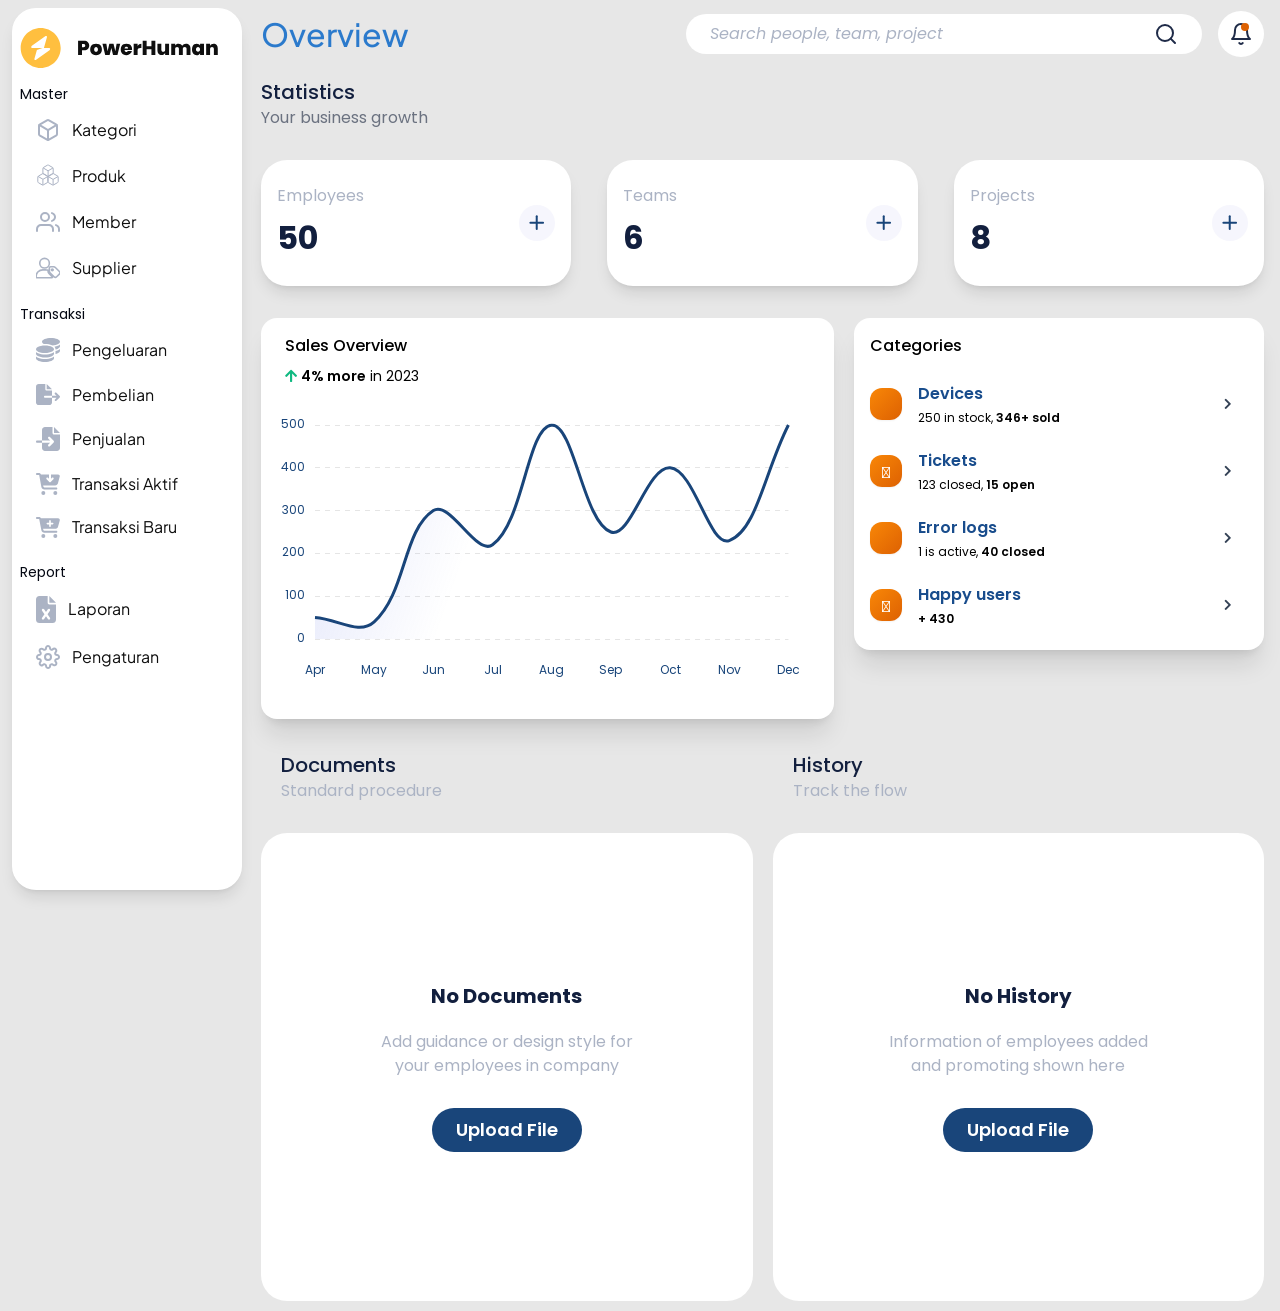
<file: public/pages/index.html>
<!doctype html>
<html lang="en">
  <head>
    <meta charset="UTF-8" />
    <meta http-equiv="X-UA-Compatible" content="IE=edge" />
    <meta name="viewport" content="width=device-width, initial-scale=1.0" />
    <title>PowerHuman HRIS - Dashboard</title>
    <link rel="stylesheet" href="../css/main.css" />
    <link
      rel="shortcut icon"
      href="../assets/svgs/logo-mark.svg"
      type="image/x-icon"
    />
    <link
      rel="stylesheet"
      href="https://pro.fontawesome.com/releases/v5.10.0/css/all.css"
      integrity="sha384-AYmEC3Yw5cVb3ZcuHtOA93w35dYTsvhLPVnYs9eStHfGJvOvKxVfELGroGkvsg+p"
      crossorigin="anonymous"
    />
  </head>

  <body>
    <!-- Sidebar -->
    <aside
      class="fixed left-3 z-[999] my-2 hidden h-full w-full overflow-y-auto rounded-3xl bg-white text-cod-gray-950 shadow-lg lg:block lg:max-w-[230px] xl:max-h-[98vh] max-sm:max-w-[95%] no-scrollbar"
      id="sidebarHRIS"
    >
      <div class="flex flex-col flex-wrap gap-y-4 px-2 pb-2 pt-5">
        <div class="flex items-center justify-between">
          <a href="index.html" class="flex justify-center">
            <img src="../assets/svgs/logo-type.svg" alt="" />
          </a>
          <a href="#" id="toggleCloseSidebar" class="pr-3 lg:hidden">
            <svg
              class="h-6 w-6 text-dark"
              fill="none"
              stroke="currentColor"
              viewBox="0 0 24 24"
              xmlns="http://www.w3.org/2000/svg"
            >
              <path
                stroke-linecap="round"
                stroke-linejoin="round"
                stroke-width="2"
                d="M6 18L18 6M6 6l12 12"
              ></path>
            </svg>
          </a>
        </div>
        <div class="flex flex-col gap-1.5">
          <div class="text-sm text-gray-950">Master</div>
          <a href="kategori.html" class="nav-link" title="Kategori">
            <img src="../assets/svgs/ic-box.svg" alt="" />
            <span>Kategori</span>
          </a>
          <a href="produk.html" class="nav-link" title="Produk">
            <img src="../assets/svgs/box stacked.svg" alt="" />
            <span>Produk</span>
          </a>
          <a href="member.html" class="nav-link" title="Member">
            <img src="../assets/svgs/ic-users.svg" alt="" />
            <span>Member</span>
          </a>
          <a href="supplier.html" class="nav-link" title="Supplier">
            <img src="../assets/svgs/user-tag.svg" alt="" />
            <span>Supplier</span>
          </a>
        </div>
        <div class="flex flex-col gap-1.5">
          <div class="text-sm text-gray-950">Transaksi</div>
          <a href="pengeluaran.html" class="nav-link" title="Pengeluaran">
            <img src="../assets/svgs/coins.svg" alt="" class="h-full w-6" />
            <span>Pengeluaran</span>
          </a>
          <a href="pembelian.html" class="nav-link" title="Pembelian">
            <img
              src="../assets/svgs/file-export.svg"
              alt=""
              class="h-full w-6"
            />
            <span>Pembelian</span>
          </a>
          <a href="penjualan.html" class="nav-link" title="Penjualan">
            <img
              src="../assets/svgs/file-import.svg"
              alt=""
              class="h-full w-6"
            />
            <span>Penjualan</span>
          </a>
          <a
            href="transaksi_aktif.html"
            class="nav-link"
            title="Transaksi Aktif"
          >
            <img
              src="../assets/svgs/cart-arrow-down.svg"
              alt=""
              class="h-full w-6"
            />
            <span>Transaksi Aktif</span>
          </a>
          <a href="transaksi_baru.html" class="nav-link" title="Transaksi Baru">
            <img src="../assets/svgs/cart-plus.svg" alt="" class="h-full w-6" />
            <span>Transaksi Baru</span>
          </a>
        </div>
        <div class="flex flex-col gap-1.5">
          <div class="text-sm text-gray-950">Report</div>
          <a href="#" class="nav-link" title="Laporan">
            <img
              src="../assets/svgs/file-excel.svg"
              alt=""
              class="h-auto w-5"
            />
            <span>Laporan</span>
          </a>
          <a href="#" class="nav-link" title="Pengaturan">
            <img src="../assets/svgs/ic-settings.svg" alt="" />
            <span>Pengaturan</span>
          </a>
        </div>
      </div>
    </aside>
    <!-- Main Content -->
    <main class="rounded-full px-3 py-[10px] lg:ml-[245px] lg:px-4">
      <!-- Top Section -->
      <nav
        class="flex flex-col flex-wrap justify-between gap-6 md:flex-row md:items-center"
      >
        <div class="flex items-center justify-between gap-4">
          <a href="#" id="toggleOpenSidebar" class="lg:hidden">
            <svg
              class="h-6 w-6 text-dark"
              fill="none"
              stroke="currentColor"
              viewBox="0 0 24 24"
              xmlns="http://www.w3.org/2000/svg"
            >
              <path
                stroke-linecap="round"
                stroke-linejoin="round"
                stroke-width="2"
                d="M4 6h16M4 12h16M4 18h7"
              ></path>
            </svg>
          </a>
          <!-- title is here -->
          <div
            class="font-plusjakarta text-[32px] font-medium capitalize text-congress-blue-500"
          >
            overview
          </div>
        </div>
        <div class="flex items-center gap-4">
          <form class="w-full shrink md:w-[516px]">
            <input
              type="text"
              name=""
              id=""
              class="input-field form-icon-search w-full !border-none italic !outline-none ring-indigo-200 transition-all duration-300 focus:ring-2"
              placeholder="Search people, team, project"
            />
          </form>
          <a
            href="#"
            class="notification-dot relative h-[46px] w-[46px] flex-none rounded-full bg-white p-[11px]"
          >
            <img src="../assets/svgs/ic-bell.svg" alt="" />
          </a>
        </div>
      </nav>

      <!-- section one -->
      <section class="pt-[20px]">
        <!-- Section Header -->
        <div class="mb-[30px]">
          <div class="flex items-center justify-between gap-6">
            <div>
              <div class="text-xl font-medium text-dark">Statistics</div>
              <p class="text-gray-500">Your business growth</p>
            </div>
          </div>
        </div>

        <div class="grid gap-4 sm:grid-cols-2 md:grid-cols-3 xl:gap-x-9">
          <div class="card min-h-[100px] !gap-y-10 shadow-lg">
            <div class="flex items-center justify-between">
              <div>
                <p class="text-grey">Employees</p>
                <div class="mt-[6px] text-[32px] font-bold text-dark">50</div>
              </div>
              <a href="#">
                <img src="../assets/svgs/ric-plus.svg" alt="" />
              </a>
            </div>
          </div>
          <div class="card min-h-[100px] !gap-y-10 shadow-lg">
            <div class="flex items-center justify-between">
              <div>
                <p class="text-grey">Teams</p>
                <div class="mt-[6px] text-[32px] font-bold text-dark">6</div>
              </div>
              <a href="#">
                <img src="../assets/svgs/ric-plus.svg" alt="" />
              </a>
            </div>
          </div>
          <div class="card min-h-[100px] !gap-y-10 shadow-lg">
            <div class="flex items-center justify-between">
              <div>
                <p class="text-grey">Projects</p>
                <div class="mt-[6px] text-[32px] font-bold text-dark">8</div>
              </div>
              <a href="#">
                <img src="../assets/svgs/ric-plus.svg" alt="" />
              </a>
            </div>
          </div>
        </div>
      </section>

      <!-- section two -->
      <section class="mt-8 flex flex-wrap max-sm:flex-row max-sm:gap-y-4">
        <div class="mt-0 w-full max-w-full lg:w-7/12 lg:flex-none lg:pr-3">
          <div
            class="border-black/12.5 relative z-20 flex min-w-0 flex-col break-words rounded-2xl border-0 border-solid bg-white bg-clip-border shadow-xl"
          >
            <div
              class="border-black/12.5 mb-0 rounded-t-2xl border-b-0 border-solid p-6 pb-0 pt-4"
            >
              <h6 class="mb-2 font-medium capitalize">Sales overview</h6>
              <p class="mb-0 text-sm leading-normal">
                <i class="fa fa-arrow-up text-emerald-500"></i>
                <span class="font-semibold">4% more</span> in 2023
              </p>
            </div>
            <div class="flex-auto p-4">
              <div>
                <canvas id="chart-line" height="300"></canvas>
              </div>
            </div>
          </div>
        </div>

        <div class="mt-0 w-full max-w-full lg:w-5/12 lg:flex-none lg:pl-2">
          <div
            class="border-black/12.5 relative flex min-w-0 flex-col break-words rounded-2xl border-0 border-solid bg-white bg-clip-border shadow-xl"
          >
            <div class="rounded-t-4 p-4 pb-0">
              <h6 class="mb-0 font-medium capitalize">Categories</h6>
            </div>
            <div class="flex-auto p-4">
              <ul class="mb-0 flex flex-col rounded-lg pl-0">
                <li
                  class="relative mb-2 flex justify-between rounded-xl rounded-t-lg border-0 py-2 pr-4 text-inherit"
                >
                  <div class="flex items-center">
                    <div
                      class="mr-4 inline-block h-8 w-8 rounded-xl bg-gradient-to-tl from-saffron-mango-600 to-saffron-mango-500 bg-center fill-current stroke-none text-center text-black shadow-sm"
                    >
                      <i
                        class="fal fa-phone-laptop text-xxs relative top-[6px] text-white"
                      ></i>
                    </div>
                    <div class="flex flex-col">
                      <h6
                        class="text-md mb-1 font-semibold leading-normal text-congress-blue-700"
                      >
                        Devices
                      </h6>
                      <span class="/80 text-xs leading-tight"
                        >250 in stock,
                        <span class="font-semibold">346+ sold</span></span
                      >
                    </div>
                  </div>
                  <div class="flex">
                    <button
                      class="leading-pro rounded-3.5xl p-1.2 h-6.5 w-6.5 group mx-0 my-auto inline-block cursor-pointer border-0 bg-transparent text-center align-middle text-xs font-bold text-slate-700 shadow-none transition-all ease-in"
                    >
                      <i
                        class="fas fa-chevron-right text-2xs group-hover:translate-x-1.25 ni-bold-right transition-all duration-200"
                        aria-hidden="true"
                      ></i>
                    </button>
                  </div>
                </li>
                <li
                  class="relative mb-2 flex justify-between rounded-xl border-0 py-2 pr-4 text-inherit"
                >
                  <div class="flex items-center">
                    <div
                      class="mr-4 inline-block h-8 w-8 rounded-xl bg-gradient-to-tl from-saffron-mango-600 to-saffron-mango-500 bg-center fill-current stroke-none text-center text-black shadow-sm"
                    >
                      <i
                        class="fal fa-ticket-alt text-xxs relative top-[6px] text-white"
                      ></i>
                    </div>
                    <div class="flex flex-col">
                      <h6
                        class="text-md mb-1 font-semibold leading-normal text-congress-blue-700"
                      >
                        Tickets
                      </h6>
                      <span class="/80 text-xs leading-tight"
                        >123 closed,
                        <span class="font-semibold">15 open</span></span
                      >
                    </div>
                  </div>
                  <div class="flex">
                    <button
                      class="leading-pro rounded-3.5xl p-1.2 h-6.5 w-6.5 group mx-0 my-auto inline-block cursor-pointer border-0 bg-transparent text-center align-middle text-xs font-bold text-slate-700 shadow-none transition-all ease-in"
                    >
                      <i
                        class="fas fa-chevron-right text-2xs group-hover:translate-x-1.25 ni-bold-right transition-all duration-200"
                        aria-hidden="true"
                      ></i>
                    </button>
                  </div>
                </li>
                <li
                  class="relative mb-2 flex justify-between rounded-xl rounded-b-lg border-0 py-2 pr-4 text-inherit"
                >
                  <div class="flex items-center">
                    <div
                      class="mr-4 inline-block h-8 w-8 rounded-xl bg-gradient-to-tl from-saffron-mango-600 to-saffron-mango-500 bg-center fill-current stroke-none text-center text-black shadow-sm"
                    >
                      <i
                        class="fal fa-inbox-in text-xxs relative top-[5px] text-white"
                      ></i>
                    </div>
                    <div class="flex flex-col">
                      <h6
                        class="text-md mb-1 font-semibold leading-normal text-congress-blue-700"
                      >
                        Error logs
                      </h6>
                      <span class="/80 text-xs leading-tight"
                        >1 is active,
                        <span class="font-semibold">40 closed</span></span
                      >
                    </div>
                  </div>
                  <div class="flex">
                    <button
                      class="leading-pro rounded-3.5xl p-1.2 h-6.5 w-6.5 group mx-0 my-auto inline-block cursor-pointer border-0 bg-transparent text-center align-middle text-xs font-bold text-slate-700 shadow-none transition-all ease-in"
                    >
                      <i
                        class="fas fa-chevron-right text-2xs group-hover:translate-x-1.25 ni-bold-right transition-all duration-200"
                        aria-hidden="true"
                      ></i>
                    </button>
                  </div>
                </li>
                <li
                  class="relative flex justify-between rounded-xl rounded-b-lg border-0 py-2 pr-4 text-inherit"
                >
                  <div class="flex items-center">
                    <div
                      class="mr-4 inline-block h-8 w-8 rounded-xl bg-gradient-to-tl from-saffron-mango-600 to-saffron-mango-500 bg-center fill-current stroke-none text-center text-black shadow-sm"
                    >
                      <i
                        class="fal fa-smile text-xxs relative top-[6px] text-white"
                      ></i>
                    </div>
                    <div class="flex flex-col">
                      <h6
                        class="text-md mb-1 font-semibold leading-normal text-congress-blue-700"
                      >
                        Happy users
                      </h6>
                      <span class="/80 text-xs leading-tight"
                        ><span class="font-semibold">+ 430 </span></span
                      >
                    </div>
                  </div>
                  <div class="flex">
                    <button
                      class="leading-pro rounded-3.5xl p-1.2 h-6.5 w-6.5 group mx-0 my-auto inline-block cursor-pointer border-0 bg-transparent text-center align-middle text-xs font-bold text-slate-700 shadow-none transition-all ease-in"
                    >
                      <i
                        class="fas fa-chevron-right text-2xs group-hover:translate-x-1.25 ni-bold-right transition-all duration-200"
                        aria-hidden="true"
                      ></i>
                    </button>
                  </div>
                </li>
              </ul>
            </div>
          </div>
        </div>
      </section>

      <!-- section three -->
      <section class="pt-8">
        <div class="grid gap-5 md:grid-cols-2">
          <!-- Documents -->
          <div>
            <!-- Section Header -->
            <div class="mb-[30px]">
              <div class="flex items-center justify-between gap-6 pl-5">
                <div>
                  <div class="text-xl font-medium text-dark">Documents</div>
                  <p class="text-grey">Standard procedure</p>
                </div>
              </div>
            </div>
            <div class="card md:min-h-[468px]">
              <div class="m-auto text-center">
                <div class="text-xl font-bold text-dark">No Documents</div>
                <p class="mb-[30px] mt-5 text-grey">
                  Add guidance or design style for <br />
                  your employees in company
                </p>
                <button type="button" class="btn btn-primary">
                  Upload File
                </button>
              </div>
            </div>
          </div>

          <!-- History -->
          <div>
            <!-- Section Header -->
            <div class="mb-[30px]">
              <div class="flex items-center justify-between gap-6 pl-5">
                <div>
                  <div class="text-xl font-medium text-dark">History</div>
                  <p class="text-grey">Track the flow</p>
                </div>
              </div>
            </div>
            <div class="card min-h-[468px]">
              <div class="m-auto text-center">
                <div class="text-xl font-bold text-dark">No History</div>
                <p class="mb-[30px] mt-5 text-grey">
                  Information of employees added <br />
                  and promoting shown here
                </p>
                <button type="button" class="btn btn-primary">
                  Upload File
                </button>
              </div>
            </div>
          </div>
        </div>
      </section>
    </main>

    <script
      src="https://code.jquery.com/jquery-3.6.0.min.js"
      integrity="sha256-/xUj+3OJU5yExlq6GSYGSHk7tPXikynS7ogEvDej/m4="
      crossorigin="anonymous"
    ></script>
    <script src="../script/sidebarToggler.js"></script>
    <script src="../script/plugins/chartjs.min.js"></script>
    <script src="../script/plugins/Chart.extension.js"></script>
    <script>
      $(function () {
        if (document.querySelector("#chart-line")) {
          var ctx1 = document.getElementById("chart-line").getContext("2d");

          var gradientStroke1 = ctx1.createLinearGradient(249, 135, 7, 50);

          gradientStroke1.addColorStop(1, "rgba(94, 114, 228, 0.2)");
          gradientStroke1.addColorStop(0.2, "rgba(94, 114, 228, 0.0)");
          gradientStroke1.addColorStop(0, "rgba(94, 114, 228, 0)");
          new Chart(ctx1, {
            type: "line",
            data: {
              labels: [
                "Apr",
                "May",
                "Jun",
                "Jul",
                "Aug",
                "Sep",
                "Oct",
                "Nov",
                "Dec",
              ],
              datasets: [
                {
                  label: "Mobile apps",
                  tension: 0.4,
                  borderWidth: 0,
                  pointRadius: 0,
                  borderColor: "#19457a",
                  backgroundColor: gradientStroke1,
                  borderWidth: 3,
                  fill: true,
                  data: [50, 40, 300, 220, 500, 250, 400, 230, 500],
                  maxBarThickness: 6,
                },
              ],
            },
            options: {
              responsive: true,
              maintainAspectRatio: false,
              plugins: {
                legend: {
                  display: false,
                },
              },
              interaction: {
                intersect: false,
                mode: "index",
              },
              scales: {
                y: {
                  grid: {
                    drawBorder: false,
                    display: true,
                    drawOnChartArea: true,
                    drawTicks: false,
                    borderDash: [5, 5],
                  },
                  ticks: {
                    display: true,
                    padding: 10,
                    color: "#19457a",
                    font: {
                      size: 12,
                      family: "Poppins",
                      style: "normal",
                      lineHeight: 2,
                    },
                  },
                },
                x: {
                  grid: {
                    drawBorder: false,
                    display: false,
                    drawOnChartArea: false,
                    drawTicks: false,
                    borderDash: [5, 5],
                  },
                  ticks: {
                    display: true,
                    color: "#19457a",
                    padding: 20,
                    font: {
                      size: 12,
                      family: "Poppins",
                      style: "normal",
                      lineHeight: 2,
                    },
                  },
                },
              },
            },
          });
        }
      });
    </script>
  </body>
</html>
</file>
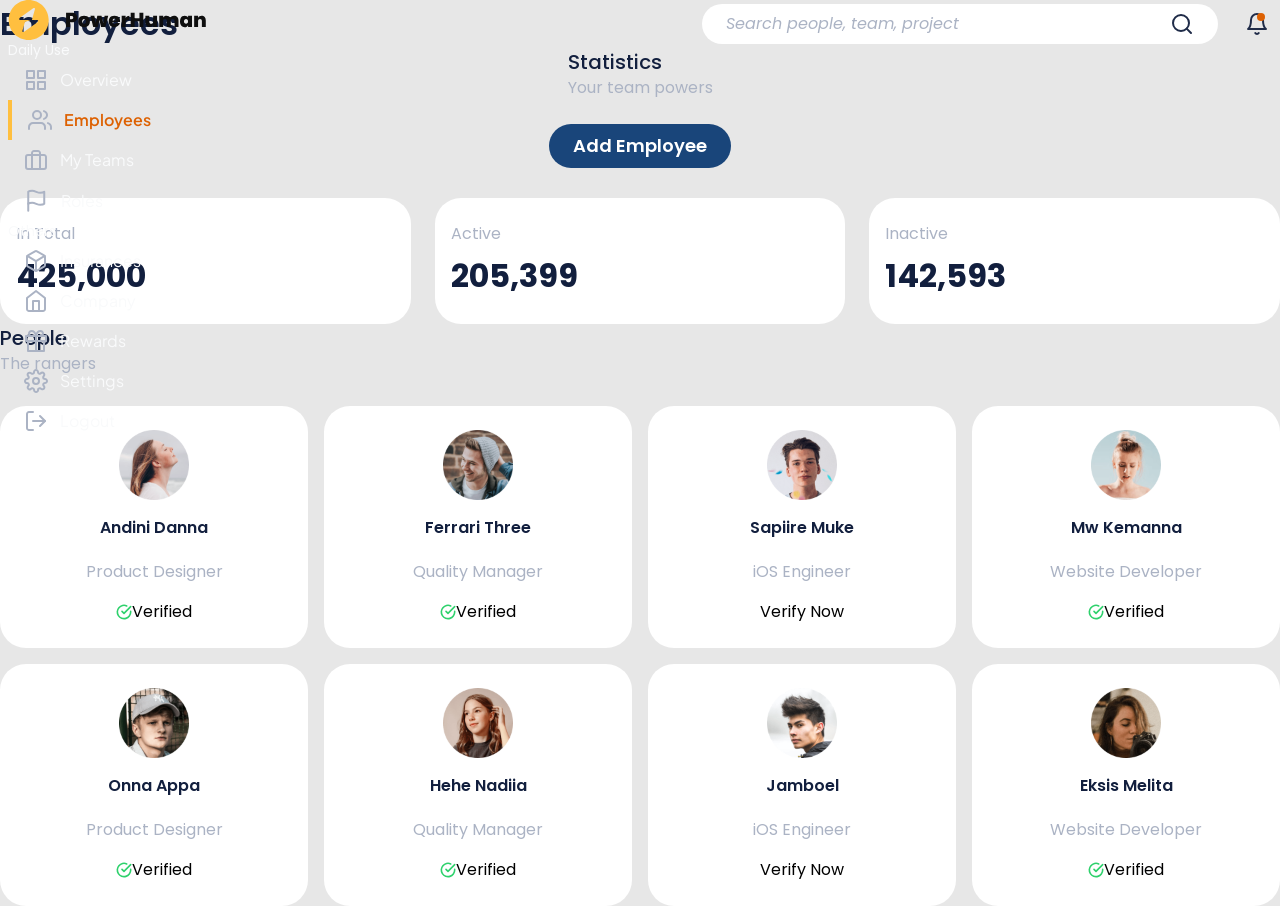
<file: public/pages/employees.html>
<!doctype html>
<html lang="en">
  <head>
    <meta charset="UTF-8" />
    <meta http-equiv="X-UA-Compatible" content="IE=edge" />
    <meta name="viewport" content="width=device-width, initial-scale=1.0" />
    <title>PowerHuman HRIS - Dashboard</title>
    <link rel="stylesheet" href="../css/main.css" />
    <link
      rel="shortcut icon"
      href="../assets/svgs/logo-mark.svg"
      type="image/x-icon"
    />
  </head>

  <body>
    <!-- Sidebar -->
    <div
      class="fixed z-[999] hidden h-full w-full overflow-y-auto bg-cod-gray-950 text-gray-50 lg:block lg:max-w-[270px]"
      id="sidebarHRIS"
    >
      <div class="flex flex-col gap-y-[30px] px-2 py-[30px]">
        <div class="flex items-center justify-between">
          <a href="#" class="flex justify-center">
            <img src="../assets/svgs/logo-type.svg" alt="" />
          </a>
          <a href="#" id="toggleCloseSidebar" class="lg:hidden">
            <svg
              class="h-6 w-6 text-white"
              fill="none"
              stroke="currentColor"
              viewBox="0 0 24 24"
              xmlns="http://www.w3.org/2000/svg"
            >
              <path
                stroke-linecap="round"
                stroke-linejoin="round"
                stroke-width="2"
                d="M6 18L18 6M6 6l12 12"
              ></path>
            </svg>
          </a>
        </div>
        <div class="flex flex-col gap-2">
          <div class="text-sm text-gray-100">Daily Use</div>
          <a href="index.html" class="nav-link" title="overview">
            <img src="../assets/svgs/ic-grid.svg" alt="" />
            <span>Overview</span>
          </a>
          <a href="employees.html" class="nav-link active" title="Employees">
            <img src="../assets/svgs/ic-users.svg" alt="" />
            <span>Employees</span>
          </a>
          <a href="my_teams.html" class="nav-link">
            <img src="../assets/svgs/ic-briefcase.svg" alt="" />
            <span> My Teams</span>
          </a>
          <a href="roles.html" class="nav-link">
            <img src="../assets/svgs/ic-flag.svg" alt="" />
            <span>Roles</span>
          </a>
        </div>
        <div class="flex flex-col gap-2">
          <div class="text-sm text-gray-100">Others</div>
          <a href="#" class="nav-link">
            <img src="../assets/svgs/ic-box.svg" alt="" />
            Insurances
          </a>
          <a href="#" class="nav-link">
            <img src="../assets/svgs/ic-home.svg" alt="" />
            Company
          </a>
          <a href="#" class="nav-link">
            <img src="../assets/svgs/ic-gift.svg" alt="" />
            Rewards
          </a>
          <a href="#" class="nav-link">
            <img src="../assets/svgs/ic-settings.svg" alt="" />
            Settings
          </a>
          <a href="#" class="nav-link">
            <img src="../assets/svgs/ic-signout.svg" alt="" />
            Logout
          </a>
        </div>
      </div>
    </div>
    <!-- Main Content -->
    <div class="py-[30px] lg:ml-[20px] lg:pl-0 lg:pr-[30px] xl:ml-[300px]">
      <!-- Top Section -->
      <section
        class="flex flex-col flex-wrap justify-between gap-6 md:flex-row md:items-center"
      >
        <div class="flex items-center justify-between gap-4">
          <a href="#" id="toggleOpenSidebar" class="lg:hidden">
            <svg
              class="h-6 w-6 text-dark"
              fill="none"
              stroke="currentColor"
              viewBox="0 0 24 24"
              xmlns="http://www.w3.org/2000/svg"
            >
              <path
                stroke-linecap="round"
                stroke-linejoin="round"
                stroke-width="2"
                d="M4 6h16M4 12h16M4 18h7"
              ></path>
            </svg>
          </a>
          <div class="text-[32px] font-semibold text-dark">Employees</div>
        </div>
        <div class="flex items-center gap-4">
          <form class="w-full shrink md:w-[516px]">
            <input
              type="text"
              name=""
              id=""
              class="input-field form-icon-search w-full !border-none italic !outline-none ring-indigo-200 transition-all duration-300 focus:ring-2"
              placeholder="Search people, team, project"
            />
          </form>
          <a
            href="#"
            class="notification-dot relative h-[46px] w-[46px] flex-none rounded-full p-[11px]"
          >
            <img src="../assets/svgs/ic-bell.svg" alt="" />
          </a>
        </div>
      </section>

      <section class="pt-[50px]">
        <!-- Section Header -->
        <div class="mb-[30px]">
          <div
            class="flex flex-col justify-between gap-6 sm:flex-row sm:items-center"
          >
            <div>
              <div class="text-xl font-medium text-dark">Statistics</div>
              <p class="text-grey">Your team powers</p>
            </div>
            <a href="employee_create.html" class="btn btn-primary"
              >Add Employee</a
            >
          </div>
        </div>

        <div class="grid gap-6 sm:grid-cols-2 md:grid-cols-3 lg:gap-11">
          <div class="card !gap-y-10">
            <div class="flex items-center justify-between">
              <div>
                <p class="text-grey">In Total</p>
                <div class="mt-[6px] text-[32px] font-bold text-dark">
                  425,000
                </div>
              </div>
            </div>
          </div>
          <div class="card !gap-y-10">
            <div class="flex items-center justify-between">
              <div>
                <p class="text-grey">Active</p>
                <div class="mt-[6px] text-[32px] font-bold text-dark">
                  205,399
                </div>
              </div>
            </div>
          </div>
          <div class="card !gap-y-10">
            <div class="flex items-center justify-between">
              <div>
                <p class="text-grey">Inactive</p>
                <div class="mt-[6px] text-[32px] font-bold text-dark">
                  142,593
                </div>
              </div>
            </div>
          </div>
        </div>
      </section>

      <section class="pt-[50px]">
        <!-- Section Header -->
        <div class="mb-[30px]">
          <div class="flex items-center justify-between gap-6">
            <div>
              <div class="text-xl font-medium text-dark">People</div>
              <p class="text-grey">The rangers</p>
            </div>
          </div>
        </div>

        <div
          class="grid grid-cols-2 gap-4 sm:grid-cols-3 lg:grid-cols-4 lg:gap-3 xl:gap-10"
        >
          <!-- Card -->
          <div class="card items-center !gap-y-0 py-6 md:!px-[38px] md:!py-10">
            <a
              href="#"
              class="absolute inset-0 rounded-[26px] ring-primary focus:ring-2"
            ></a>
            <img src="../assets/images/user-f-1.png" width="70" alt="" />
            <div class="mb-1 mt-6 text-center font-semibold text-dark">
              Andini Danna
            </div>
            <p class="text-center text-grey">Product Designer</p>
            <div class="mt-[30px] flex items-center gap-[6px] text-success">
              <img src="../assets//svgs/ic-check-circle.svg" alt="" />
              Verified
            </div>
          </div>
          <div class="card items-center !gap-y-0 py-6 md:!px-[38px] md:!py-10">
            <a
              href="#"
              class="absolute inset-0 rounded-[26px] ring-primary focus:ring-2"
            ></a>
            <img src="../assets/images/user-m-1.png" width="70" alt="" />
            <div class="mb-1 mt-6 text-center font-semibold text-dark">
              Ferrari Three
            </div>
            <p class="text-center text-grey">Quality Manager</p>
            <div class="mt-[30px] flex items-center gap-[6px] text-success">
              <img src="../assets//svgs/ic-check-circle.svg" alt="" />
              Verified
            </div>
          </div>
          <!-- Card -->
          <div class="card items-center !gap-y-0 py-6 md:!px-[38px] md:!py-10">
            <a
              href="#"
              class="absolute inset-0 rounded-[26px] ring-primary focus:ring-2"
            ></a>
            <img src="../assets/images/user-m-2.png" width="70" alt="" />
            <div class="mb-1 mt-6 text-center font-semibold text-dark">
              Sapiire Muke
            </div>
            <p class="text-center text-grey">iOS Engineer</p>
            <a
              href="#verify"
              class="relative z-20 mt-[30px] text-blue-700 underline"
            >
              Verify Now
            </a>
          </div>
          <!-- Card -->
          <div class="card items-center !gap-y-0 py-6 md:!px-[38px] md:!py-10">
            <a
              href="#"
              class="absolute inset-0 rounded-[26px] ring-primary focus:ring-2"
            ></a>
            <img src="../assets/images/user-f-2.png" width="70" alt="" />
            <div class="mb-1 mt-6 text-center font-semibold text-dark">
              Mw Kemanna
            </div>
            <p class="text-center text-grey">Website Developer</p>
            <div class="mt-[30px] flex items-center gap-[6px] text-success">
              <img src="../assets//svgs/ic-check-circle.svg" alt="" />
              Verified
            </div>
          </div>
          <!-- Card -->
          <div class="card items-center !gap-y-0 py-6 md:!px-[38px] md:!py-10">
            <a
              href="#"
              class="absolute inset-0 rounded-[26px] ring-primary focus:ring-2"
            ></a>
            <img src="../assets/images/user-m-3.png" width="70" alt="" />
            <div class="mb-1 mt-6 text-center font-semibold text-dark">
              Onna Appa
            </div>
            <p class="text-center text-grey">Product Designer</p>
            <div class="mt-[30px] flex items-center gap-[6px] text-success">
              <img src="../assets//svgs/ic-check-circle.svg" alt="" />
              Verified
            </div>
          </div>
          <!-- Card -->
          <div class="card items-center !gap-y-0 py-6 md:!px-[38px] md:!py-10">
            <a
              href="#"
              class="absolute inset-0 rounded-[26px] ring-primary focus:ring-2"
            ></a>
            <img src="../assets/images/user-f-3.png" width="70" alt="" />
            <div class="mb-1 mt-6 text-center font-semibold text-dark">
              Hehe Nadiia
            </div>
            <p class="text-center text-grey">Quality Manager</p>
            <div class="mt-[30px] flex items-center gap-[6px] text-success">
              <img src="../assets//svgs/ic-check-circle.svg" alt="" />
              Verified
            </div>
          </div>
          <!-- Card -->
          <div class="card items-center !gap-y-0 py-6 md:!px-[38px] md:!py-10">
            <a
              href="#"
              class="absolute inset-0 rounded-[26px] ring-primary focus:ring-2"
            ></a>
            <img src="../assets/images/user-m-4.png" width="70" alt="" />
            <div class="mb-1 mt-6 text-center font-semibold text-dark">
              Jamboel
            </div>
            <p class="text-center text-grey">iOS Engineer</p>
            <a
              href="#verify"
              class="relative z-20 mt-[30px] text-blue-700 underline"
            >
              Verify Now
            </a>
          </div>
          <!-- Card -->
          <div class="card items-center !gap-y-0 py-6 md:!px-[38px] md:!py-10">
            <a
              href="#"
              class="absolute inset-0 rounded-[26px] ring-primary focus:ring-2"
            ></a>
            <img src="../assets/images/user-f-4.png" width="70" alt="" />
            <div class="mb-1 mt-6 text-center font-semibold text-dark">
              Eksis Melita
            </div>
            <p class="text-center text-grey">Website Developer</p>
            <div class="mt-[30px] flex items-center gap-[6px] text-success">
              <img src="../assets//svgs/ic-check-circle.svg" alt="" />
              Verified
            </div>
          </div>
        </div>
      </section>
    </div>

    <script
      src="https://code.jquery.com/jquery-3.6.0.min.js"
      integrity="sha256-/xUj+3OJU5yExlq6GSYGSHk7tPXikynS7ogEvDej/m4="
      crossorigin="anonymous"
    ></script>
    <script src="../script/sidebarToggler.js"></script>
  </body>
</html>
</file>
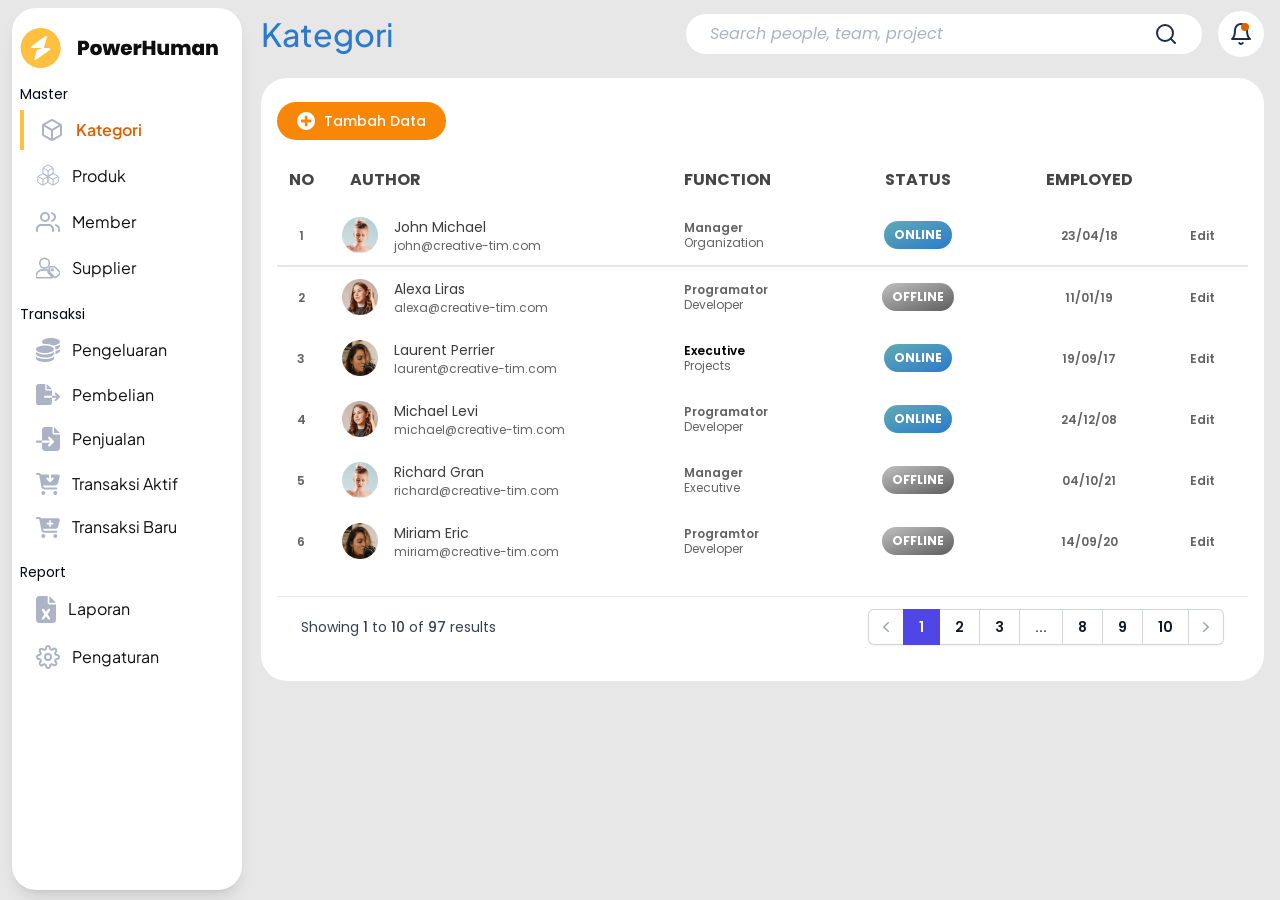
<file: public/pages/kategori.html>
<!doctype html>
<html lang="en">
  <head>
    <meta charset="UTF-8" />
    <meta http-equiv="X-UA-Compatible" content="IE=edge" />
    <meta name="viewport" content="width=device-width, initial-scale=1.0" />
    <title>PowerHuman HRIS - Kategori</title>
    <link rel="stylesheet" href="../css/main.css" />
    <link
      rel="shortcut icon"
      href="../assets/svgs/logo-mark.svg"
      type="image/x-icon"
    />
    <link
      rel="stylesheet"
      href="https://pro.fontawesome.com/releases/v5.10.0/css/all.css"
      integrity="sha384-AYmEC3Yw5cVb3ZcuHtOA93w35dYTsvhLPVnYs9eStHfGJvOvKxVfELGroGkvsg+p"
      crossorigin="anonymous"
    />
  </head>

  <body>
    <!-- Sidebar -->
    <aside
      class="fixed left-3 z-[999] my-2 hidden h-full w-full overflow-y-auto rounded-3xl bg-white text-cod-gray-950 shadow-lg lg:block lg:max-w-[230px] xl:max-h-[98vh] max-sm:max-w-[95%]"
      id="sidebarHRIS"
    >
      <div class="flex flex-col flex-wrap gap-y-4 px-2 pb-2 pt-5">
        <div class="flex items-center justify-between">
          <a href="index.html" class="flex justify-center">
            <img src="../assets/svgs/logo-type.svg" alt="" />
          </a>
          <a href="#" id="toggleCloseSidebar" class="pr-3 lg:hidden">
            <svg
              class="h-6 w-6 text-dark"
              fill="none"
              stroke="currentColor"
              viewBox="0 0 24 24"
              xmlns="http://www.w3.org/2000/svg"
            >
              <path
                stroke-linecap="round"
                stroke-linejoin="round"
                stroke-width="2"
                d="M6 18L18 6M6 6l12 12"
              ></path>
            </svg>
          </a>
        </div>
        <div class="flex flex-col gap-1.5">
          <div class="text-sm text-gray-950">Master</div>
          <a href="kategori.html" class="nav-link active" title="Kategori">
            <img src="../assets/svgs/ic-box.svg" alt="" />
            <span>Kategori</span>
          </a>
          <a href="produk.html" class="nav-link" title="Produk">
            <img src="../assets/svgs/box stacked.svg" alt="" />
            <span>Produk</span>
          </a>
          <a href="member.html" class="nav-link" title="Member">
            <img src="../assets/svgs/ic-users.svg" alt="" />
            <span>Member</span>
          </a>
          <a href="supplier.html" class="nav-link" title="Supplier">
            <img src="../assets/svgs/user-tag.svg" alt="" />
            <span>Supplier</span>
          </a>
        </div>
        <div class="flex flex-col gap-1.5">
          <div class="text-sm text-gray-950">Transaksi</div>
          <a href="pengeluaran.html" class="nav-link" title="Pengeluaran">
            <img src="../assets/svgs/coins.svg" alt="" class="h-full w-6" />
            <span>Pengeluaran</span>
          </a>
          <a href="pembelian.html" class="nav-link" title="Pembelian">
            <img
              src="../assets/svgs/file-export.svg"
              alt=""
              class="h-full w-6"
            />
            <span>Pembelian</span>
          </a>
          <a href="penjualan.html" class="nav-link" title="Penjualan">
            <img
              src="../assets/svgs/file-import.svg"
              alt=""
              class="h-full w-6"
            />
            <span>Penjualan</span>
          </a>
          <a
            href="transaksi_aktif.html"
            class="nav-link"
            title="Transaksi Aktif"
          >
            <img
              src="../assets/svgs/cart-arrow-down.svg"
              alt=""
              class="h-full w-6"
            />
            <span>Transaksi Aktif</span>
          </a>
          <a href="transaksi_baru.html" class="nav-link" title="Transaksi Baru">
            <img src="../assets/svgs/cart-plus.svg" alt="" class="h-full w-6" />
            <span>Transaksi Baru</span>
          </a>
        </div>
        <div class="flex flex-col gap-1.5">
          <div class="text-sm text-gray-950">Report</div>
          <a href="#" class="nav-link" title="Laporan">
            <img
              src="../assets/svgs/file-excel.svg"
              alt=""
              class="h-auto w-5"
            />
            <span>Laporan</span>
          </a>
          <a href="#" class="nav-link" title="Pengaturan">
            <img src="../assets/svgs/ic-settings.svg" alt="" />
            <span>Pengaturan</span>
          </a>
        </div>
      </div>
    </aside>
    <!-- Main Content -->
    <main
      class="rounded-full px-3 py-[10px] lg:ml-[10px] lg:px-4 xl:ml-[245px]"
    >
      <!-- Navbar Section -->
      <nav
        class="flex flex-col flex-wrap justify-between gap-6 md:flex-row md:items-center"
      >
        <div class="flex items-center justify-between gap-4">
          <a href="#" id="toggleOpenSidebar" class="lg:hidden">
            <svg
              class="h-6 w-6 text-dark"
              fill="none"
              stroke="currentColor"
              viewBox="0 0 24 24"
              xmlns="http://www.w3.org/2000/svg"
            >
              <path
                stroke-linecap="round"
                stroke-linejoin="round"
                stroke-width="2"
                d="M4 6h16M4 12h16M4 18h7"
              ></path>
            </svg>
          </a>
          <!-- title is here -->
          <div
            class="font-plusjakarta text-[32px] font-medium capitalize text-congress-blue-500"
          >
            kategori
          </div>
        </div>
        <div class="flex items-center gap-4">
          <form class="w-full shrink md:w-[516px]">
            <input
              type="text"
              name=""
              id=""
              class="input-field form-icon-search w-full !border-none italic !outline-none ring-indigo-200 transition-all duration-300 focus:ring-2"
              placeholder="Search people, team, project"
            />
          </form>
          <a
            href="#"
            class="notification-dot relative h-[46px] w-[46px] flex-none rounded-full bg-white p-[11px]"
          >
            <img src="../assets/svgs/ic-bell.svg" alt="" />
          </a>
        </div>
      </nav>

      <section class="pt-5">
        <div class="card min-h-full min-w-full">
          <div class="flex justify-start">
            <button
              class="btn flex items-center gap-x-2 bg-saffron-mango-500 text-gray-50"
            >
              <i class="fa fa-plus-circle fa-lg"></i>
              Tambah Data
            </button>
          </div>
          <div class="flex-auto px-0 pb-2 pt-0">
            <div class="overflow-x-auto p-0">
              <table
                class="mb-0 w-full table-auto border-collapse items-center border-white/40 align-top"
              >
                <thead class="align-bottom">
                  <tr>
                    <th
                      class="text-xxs border-b-solid tracking-none w-[5%] border-collapse whitespace-nowrap border-b border-white/40 px-2 py-3 text-center align-middle font-bold uppercase text-cod-gray-800 shadow-none"
                    >
                      No
                    </th>
                    <th
                      class="text-xxs border-b-solid tracking-none border-collapse whitespace-nowrap border-b border-white/40 px-6 py-3 text-left align-middle font-bold uppercase text-cod-gray-800 shadow-none"
                    >
                      Author
                    </th>
                    <th
                      class="text-xxs border-b-solid tracking-none border-collapse whitespace-nowrap border-b border-white/40 px-6 py-3 pl-2 text-left align-middle font-bold uppercase text-cod-gray-800 shadow-none"
                    >
                      Function
                    </th>
                    <th
                      class="text-xxs border-b-solid tracking-none border-collapse whitespace-nowrap border-b border-white/40 px-6 py-3 text-center align-middle font-bold uppercase text-cod-gray-800 shadow-none"
                    >
                      Status
                    </th>
                    <th
                      class="text-xxs border-b-solid tracking-none border-collapse whitespace-nowrap border-b border-white/40 px-6 py-3 text-center align-middle font-bold uppercase text-cod-gray-800 shadow-none"
                    >
                      Employed
                    </th>
                    <th
                      class="tracking-none border-collapse whitespace-nowrap border-b border-solid border-white/40 px-6 py-3 align-middle font-semibold capitalize text-cod-gray-800 shadow-none"
                    ></th>
                  </tr>
                </thead>
                <tbody>
                  <tr class="border-b-2">
                    <td
                      class="w-[5%] whitespace-nowrap border-b border-white/40 p-2 text-center align-middle shadow-transparent"
                    >
                      <span
                        class="text-xs font-semibold leading-tight text-cod-gray-900 opacity-80"
                        >1</span
                      >
                    </td>
                    <td
                      class="whitespace-nowrap border-b border-white/40 p-2 align-middle shadow-transparent"
                    >
                      <div class="flex px-2 py-1">
                        <div>
                          <img
                            src="../assets/images/user-f-2.png"
                            class="mr-4 inline-flex h-9 w-9 items-center justify-center rounded-xl text-sm text-cod-gray-900 transition-all duration-200 ease-in-out"
                            alt="user1"
                          />
                        </div>
                        <div class="flex flex-col justify-center">
                          <h6
                            class="mb-0 text-sm leading-normal text-cod-gray-900"
                          >
                            John Michael
                          </h6>
                          <p
                            class="mb-0 text-xs leading-tight text-cod-gray-900 opacity-80"
                          >
                            john@creative-tim.com
                          </p>
                        </div>
                      </div>
                    </td>
                    <td
                      class="whitespace-nowrap border-b border-white/40 p-2 align-middle shadow-transparent"
                    >
                      <p
                        class="mb-0 text-xs font-semibold leading-tight text-cod-gray-900 opacity-80"
                      >
                        Manager
                      </p>
                      <p
                        class="mb-0 text-xs leading-tight text-cod-gray-900 opacity-80"
                      >
                        Organization
                      </p>
                    </td>
                    <td
                      class="whitespace-nowrap border-b border-white/40 p-2 text-center align-middle text-sm leading-normal shadow-transparent"
                    >
                      <span
                        class="inline-block whitespace-nowrap rounded-full bg-gradient-to-tl from-congress-blue-500 to-fountain-blue-400 px-2.5 py-2 text-center align-baseline text-xs font-bold uppercase leading-none text-white"
                        >Online</span
                      >
                    </td>
                    <td
                      class="whitespace-nowrap border-b border-white/40 p-2 text-center align-middle shadow-transparent"
                    >
                      <span
                        class="text-xs font-semibold leading-tight text-cod-gray-900 opacity-80"
                        >23/04/18</span
                      >
                    </td>
                    <td
                      class="whitespace-nowrap border-b border-white/40 p-2 align-middle shadow-transparent"
                    >
                      <a
                        href="javascript:;"
                        class="text-xs font-semibold leading-tight text-cod-gray-900 opacity-80"
                      >
                        Edit
                      </a>
                    </td>
                  </tr>
                  <tr>
                    <td
                      class="w-[5%] whitespace-nowrap border-b border-white/40 p-2 text-center align-middle shadow-transparent"
                    >
                      <span
                        class="text-xs font-semibold leading-tight text-cod-gray-900 opacity-80"
                        >2</span
                      >
                    </td>
                    <td
                      class="whitespace-nowrap border-b border-white/40 p-2 align-middle shadow-transparent"
                    >
                      <div class="flex px-2 py-1">
                        <div>
                          <img
                            src="../assets/images/user-f-3.png"
                            class="mr-4 inline-flex h-9 w-9 items-center justify-center rounded-xl text-sm text-white transition-all duration-200 ease-in-out"
                            alt="user2"
                          />
                        </div>
                        <div class="flex flex-col justify-center">
                          <h6
                            class="mb-0 text-sm leading-normal text-cod-gray-900"
                          >
                            Alexa Liras
                          </h6>
                          <p
                            class="mb-0 text-xs leading-tight text-cod-gray-900 opacity-80"
                          >
                            alexa@creative-tim.com
                          </p>
                        </div>
                      </div>
                    </td>
                    <td
                      class="whitespace-nowrap border-b border-white/40 p-2 align-middle shadow-transparent"
                    >
                      <p
                        class="mb-0 text-xs font-semibold leading-tight text-cod-gray-900 opacity-80"
                      >
                        Programator
                      </p>
                      <p
                        class="mb-0 text-xs leading-tight text-cod-gray-900 opacity-80"
                      >
                        Developer
                      </p>
                    </td>
                    <td
                      class="whitespace-nowrap border-b border-white/40 p-2 text-center align-middle text-sm leading-normal shadow-transparent"
                    >
                      <span
                        class="inline-block whitespace-nowrap rounded-full bg-gradient-to-tl from-cod-gray-600 to-cod-gray-300/80 px-2.5 py-2 text-center align-baseline text-xs font-bold uppercase leading-none text-white"
                        >Offline
                      </span>
                    </td>
                    <td
                      class="whitespace-nowrap border-b border-white/40 p-2 text-center align-middle shadow-transparent"
                    >
                      <span
                        class="text-xs font-semibold leading-tight text-cod-gray-900 opacity-80"
                        >11/01/19</span
                      >
                    </td>
                    <td
                      class="whitespace-nowrap border-b border-white/40 p-2 align-middle shadow-transparent"
                    >
                      <a
                        href="javascript:;"
                        class="text-xs font-semibold leading-tight text-cod-gray-900 opacity-80"
                      >
                        Edit
                      </a>
                    </td>
                  </tr>
                  <tr>
                    <td
                      class="w-[5%] whitespace-nowrap border-b border-white/40 p-2 text-center align-middle shadow-transparent"
                    >
                      <span
                        class="text-xs font-semibold leading-tight text-cod-gray-900 opacity-80"
                        >3</span
                      >
                    </td>
                    <td
                      class="whitespace-nowrap border-b border-white/40 p-2 align-middle shadow-transparent"
                    >
                      <div class="flex px-2 py-1">
                        <div>
                          <img
                            src="../assets/images/user-f-4.png"
                            class="mr-4 inline-flex h-9 w-9 items-center justify-center rounded-xl text-sm text-cod-gray-900 transition-all duration-200 ease-in-out"
                            alt="user3"
                          />
                        </div>
                        <div class="flex flex-col justify-center">
                          <h6
                            class="mb-0 text-sm leading-normal text-cod-gray-900"
                          >
                            Laurent Perrier
                          </h6>
                          <p
                            class="mb-0 text-xs leading-tight text-cod-gray-900 opacity-80"
                          >
                            laurent@creative-tim.com
                          </p>
                        </div>
                      </div>
                    </td>
                    <td
                      class="whitespace-nowrap border-b border-white/40 p-2 align-middle shadow-transparent"
                    >
                      <p
                        class="text-cod-gray-900opacity-80 mb-0 text-xs font-semibold leading-tight"
                      >
                        Executive
                      </p>
                      <p
                        class="mb-0 text-xs leading-tight text-cod-gray-900 opacity-80"
                      >
                        Projects
                      </p>
                    </td>
                    <td
                      class="whitespace-nowrap border-b border-white/40 p-2 text-center align-middle text-sm leading-normal shadow-transparent"
                    >
                      <span
                        class="inline-block whitespace-nowrap rounded-full bg-gradient-to-tl from-congress-blue-500 to-fountain-blue-400 px-2.5 py-2 text-center align-baseline text-xs font-bold uppercase leading-none text-white"
                        >Online</span
                      >
                    </td>
                    <td
                      class="whitespace-nowrap border-b border-white/40 p-2 text-center align-middle shadow-transparent"
                    >
                      <span
                        class="text-xs font-semibold leading-tight text-cod-gray-900 opacity-80"
                        >19/09/17</span
                      >
                    </td>
                    <td
                      class="whitespace-nowrap border-b border-white/40 p-2 align-middle shadow-transparent"
                    >
                      <a
                        href="javascript:;"
                        class="text-xs font-semibold leading-tight text-cod-gray-900 opacity-80"
                      >
                        Edit
                      </a>
                    </td>
                  </tr>
                  <tr>
                    <td
                      class="w-[5%] whitespace-nowrap border-b border-white/40 p-2 text-center align-middle shadow-transparent"
                    >
                      <span
                        class="text-xs font-semibold leading-tight text-cod-gray-900 opacity-80"
                        >4</span
                      >
                    </td>
                    <td
                      class="whitespace-nowrap border-b border-white/40 p-2 align-middle shadow-transparent"
                    >
                      <div class="flex px-2 py-1">
                        <div>
                          <img
                            src="../assets/images/user-f-3.png"
                            class="mr-4 inline-flex h-9 w-9 items-center justify-center rounded-xl text-sm text-cod-gray-900 transition-all duration-200 ease-in-out"
                            alt="user4"
                          />
                        </div>
                        <div class="flex flex-col justify-center">
                          <h6
                            class="mb-0 text-sm leading-normal text-cod-gray-900"
                          >
                            Michael Levi
                          </h6>
                          <p
                            class="mb-0 text-xs leading-tight text-cod-gray-900 opacity-80"
                          >
                            michael@creative-tim.com
                          </p>
                        </div>
                      </div>
                    </td>
                    <td
                      class="whitespace-nowrap border-b border-white/40 p-2 align-middle shadow-transparent"
                    >
                      <p
                        class="mb-0 text-xs font-semibold leading-tight text-cod-gray-900 opacity-80"
                      >
                        Programator
                      </p>
                      <p
                        class="mb-0 text-xs leading-tight text-cod-gray-900 opacity-80"
                      >
                        Developer
                      </p>
                    </td>
                    <td
                      class="whitespace-nowrap border-b border-white/40 p-2 text-center align-middle text-sm leading-normal shadow-transparent"
                    >
                      <span
                        class="inline-block whitespace-nowrap rounded-full bg-gradient-to-tl from-congress-blue-500 to-fountain-blue-400 px-2.5 py-2 text-center align-baseline text-xs font-bold uppercase leading-none text-white"
                        >Online</span
                      >
                    </td>
                    <td
                      class="whitespace-nowrap border-b border-white/40 p-2 text-center align-middle shadow-transparent"
                    >
                      <span
                        class="text-xs font-semibold leading-tight text-cod-gray-900 opacity-80"
                        >24/12/08</span
                      >
                    </td>
                    <td
                      class="whitespace-nowrap border-b border-white/40 p-2 align-middle shadow-transparent"
                    >
                      <a
                        href="javascript:;"
                        class="text-xs font-semibold leading-tight text-cod-gray-900 opacity-80"
                      >
                        Edit
                      </a>
                    </td>
                  </tr>
                  <tr>
                    <td
                      class="w-[5%] whitespace-nowrap border-b border-white/40 p-2 text-center align-middle shadow-transparent"
                    >
                      <span
                        class="text-xs font-semibold leading-tight text-cod-gray-900 opacity-80"
                        >5</span
                      >
                    </td>
                    <td
                      class="whitespace-nowrap border-b border-white/40 p-2 align-middle shadow-transparent"
                    >
                      <div class="flex px-2 py-1">
                        <div>
                          <img
                            src="../assets/images/user-f-2.png"
                            class="mr-4 inline-flex h-9 w-9 items-center justify-center rounded-xl text-sm text-cod-gray-900 transition-all duration-200 ease-in-out"
                            alt="user5"
                          />
                        </div>
                        <div class="flex flex-col justify-center">
                          <h6
                            class="mb-0 text-sm leading-normal text-cod-gray-900"
                          >
                            Richard Gran
                          </h6>
                          <p
                            class="mb-0 text-xs leading-tight text-cod-gray-900 opacity-80"
                          >
                            richard@creative-tim.com
                          </p>
                        </div>
                      </div>
                    </td>
                    <td
                      class="whitespace-nowrap border-b border-white/40 p-2 align-middle shadow-transparent"
                    >
                      <p
                        class="mb-0 text-xs font-semibold leading-tight text-cod-gray-900 opacity-80"
                      >
                        Manager
                      </p>
                      <p
                        class="mb-0 text-xs leading-tight text-cod-gray-900 opacity-80"
                      >
                        Executive
                      </p>
                    </td>
                    <td
                      class="whitespace-nowrap border-b border-white/40 p-2 text-center align-middle text-sm leading-normal shadow-transparent"
                    >
                      <span
                        class="inline-block whitespace-nowrap rounded-full bg-gradient-to-tl from-cod-gray-600 to-cod-gray-300/80 px-2.5 py-2 text-center align-baseline text-xs font-bold uppercase leading-none text-white"
                        >Offline
                      </span>
                    </td>
                    <td
                      class="whitespace-nowrap border-b border-white/40 p-2 text-center align-middle shadow-transparent"
                    >
                      <span
                        class="text-xs font-semibold leading-tight text-cod-gray-900 opacity-80"
                        >04/10/21</span
                      >
                    </td>
                    <td
                      class="whitespace-nowrap border-b border-white/40 p-2 align-middle shadow-transparent"
                    >
                      <a
                        href="javascript:;"
                        class="text-xs font-semibold leading-tight text-cod-gray-900 opacity-80"
                      >
                        Edit
                      </a>
                    </td>
                  </tr>
                  <tr>
                    <td
                      class="w-[5%] whitespace-nowrap border-b border-white/40 p-2 text-center align-middle shadow-transparent"
                    >
                      <span
                        class="text-xs font-semibold leading-tight text-cod-gray-900 opacity-80"
                        >6</span
                      >
                    </td>
                    <td
                      class="whitespace-nowrap border-b-0 p-2 align-middle shadow-transparent"
                    >
                      <div class="flex px-2 py-1">
                        <div>
                          <img
                            src="../assets/images/user-f-4.png"
                            class="mr-4 inline-flex h-9 w-9 items-center justify-center rounded-xl text-sm text-cod-gray-900 transition-all duration-200 ease-in-out"
                            alt="user6"
                          />
                        </div>
                        <div class="flex flex-col justify-center">
                          <h6
                            class="mb-0 text-sm leading-normal text-cod-gray-900"
                          >
                            Miriam Eric
                          </h6>
                          <p
                            class="mb-0 text-xs leading-tight text-cod-gray-900 opacity-80"
                          >
                            miriam@creative-tim.com
                          </p>
                        </div>
                      </div>
                    </td>
                    <td
                      class="whitespace-nowrap border-b-0 p-2 align-middle shadow-transparent"
                    >
                      <p
                        class="mb-0 text-xs font-semibold leading-tight text-cod-gray-900 opacity-80"
                      >
                        Programtor
                      </p>
                      <p
                        class="mb-0 text-xs leading-tight text-cod-gray-900 opacity-80"
                      >
                        Developer
                      </p>
                    </td>
                    <td
                      class="whitespace-nowrap border-b border-white/40 p-2 text-center align-middle text-sm leading-normal shadow-transparent"
                    >
                      <span
                        class="inline-block whitespace-nowrap rounded-full bg-gradient-to-tl from-cod-gray-600 to-cod-gray-300/80 px-2.5 py-2 text-center align-baseline text-xs font-bold uppercase leading-none text-white"
                        >Offline
                      </span>
                    </td>
                    <td
                      class="whitespace-nowrap border-b-0 p-2 text-center align-middle shadow-transparent"
                    >
                      <span
                        class="text-xs font-semibold leading-tight text-cod-gray-900 opacity-80"
                        >14/09/20</span
                      >
                    </td>
                    <td
                      class="whitespace-nowrap border-b-0 p-2 align-middle shadow-transparent"
                    >
                      <a
                        href="javascript:;"
                        class="text-xs font-semibold leading-tight text-cod-gray-900 opacity-80"
                      >
                        Edit
                      </a>
                    </td>
                  </tr>
                </tbody>
              </table>
            </div>
          </div>
          <div
            class="flex items-center justify-between border-t border-gray-200 bg-white px-4 py-3 sm:px-6"
          >
            <div class="flex flex-1 justify-between sm:hidden">
              <a
                href="#"
                class="relative inline-flex items-center rounded-md border border-gray-300 bg-white px-4 py-2 text-sm font-medium text-gray-700 hover:bg-gray-50"
                >Previous</a
              >
              <a
                href="#"
                class="relative ml-3 inline-flex items-center rounded-md border border-gray-300 bg-white px-4 py-2 text-sm font-medium text-gray-700 hover:bg-gray-50"
                >Next</a
              >
            </div>
            <div
              class="hidden sm:flex sm:flex-1 sm:items-center sm:justify-between"
            >
              <div>
                <p class="text-sm text-gray-700">
                  Showing
                  <span class="font-medium">1</span>
                  to
                  <span class="font-medium">10</span>
                  of
                  <span class="font-medium">97</span>
                  results
                </p>
              </div>
              <div>
                <nav
                  class="isolate inline-flex -space-x-px rounded-md shadow-sm"
                  aria-label="Pagination"
                >
                  <a
                    href="#"
                    class="relative inline-flex items-center rounded-l-md px-2 py-2 text-gray-400 ring-1 ring-inset ring-gray-300 hover:bg-gray-50 focus:z-20 focus:outline-offset-0"
                  >
                    <span class="sr-only">Previous</span>
                    <svg
                      class="h-5 w-5"
                      viewBox="0 0 20 20"
                      fill="currentColor"
                      aria-hidden="true"
                    >
                      <path
                        fill-rule="evenodd"
                        d="M12.79 5.23a.75.75 0 01-.02 1.06L8.832 10l3.938 3.71a.75.75 0 11-1.04 1.08l-4.5-4.25a.75.75 0 010-1.08l4.5-4.25a.75.75 0 011.06.02z"
                        clip-rule="evenodd"
                      />
                    </svg>
                  </a>
                  <!-- Current: "z-10 bg-indigo-600 text-white focus-visible:outline focus-visible:outline-2 focus-visible:outline-offset-2 focus-visible:outline-indigo-600", Default: "text-gray-900 ring-1 ring-inset ring-gray-300 hover:bg-gray-50 focus:outline-offset-0" -->
                  <a
                    href="#"
                    aria-current="page"
                    class="relative z-10 inline-flex items-center bg-indigo-600 px-4 py-2 text-sm font-semibold text-white focus:z-20 focus-visible:outline focus-visible:outline-2 focus-visible:outline-offset-2 focus-visible:outline-indigo-600"
                    >1</a
                  >
                  <a
                    href="#"
                    class="relative inline-flex items-center px-4 py-2 text-sm font-semibold text-gray-900 ring-1 ring-inset ring-gray-300 hover:bg-gray-50 focus:z-20 focus:outline-offset-0"
                    >2</a
                  >
                  <a
                    href="#"
                    class="relative hidden items-center px-4 py-2 text-sm font-semibold text-gray-900 ring-1 ring-inset ring-gray-300 hover:bg-gray-50 focus:z-20 focus:outline-offset-0 md:inline-flex"
                    >3</a
                  >
                  <span
                    class="relative inline-flex items-center px-4 py-2 text-sm font-semibold text-gray-700 ring-1 ring-inset ring-gray-300 focus:outline-offset-0"
                    >...</span
                  >
                  <a
                    href="#"
                    class="relative hidden items-center px-4 py-2 text-sm font-semibold text-gray-900 ring-1 ring-inset ring-gray-300 hover:bg-gray-50 focus:z-20 focus:outline-offset-0 md:inline-flex"
                    >8</a
                  >
                  <a
                    href="#"
                    class="relative inline-flex items-center px-4 py-2 text-sm font-semibold text-gray-900 ring-1 ring-inset ring-gray-300 hover:bg-gray-50 focus:z-20 focus:outline-offset-0"
                    >9</a
                  >
                  <a
                    href="#"
                    class="relative inline-flex items-center px-4 py-2 text-sm font-semibold text-gray-900 ring-1 ring-inset ring-gray-300 hover:bg-gray-50 focus:z-20 focus:outline-offset-0"
                    >10</a
                  >
                  <a
                    href="#"
                    class="relative inline-flex items-center rounded-r-md px-2 py-2 text-gray-400 ring-1 ring-inset ring-gray-300 hover:bg-gray-50 focus:z-20 focus:outline-offset-0"
                  >
                    <span class="sr-only">Next</span>
                    <svg
                      class="h-5 w-5"
                      viewBox="0 0 20 20"
                      fill="currentColor"
                      aria-hidden="true"
                    >
                      <path
                        fill-rule="evenodd"
                        d="M7.21 14.77a.75.75 0 01.02-1.06L11.168 10 7.23 6.29a.75.75 0 111.04-1.08l4.5 4.25a.75.75 0 010 1.08l-4.5 4.25a.75.75 0 01-1.06-.02z"
                        clip-rule="evenodd"
                      />
                    </svg>
                  </a>
                </nav>
              </div>
            </div>
          </div>
        </div>
      </section>
    </main>

    <script
      src="https://code.jquery.com/jquery-3.6.0.min.js"
      integrity="sha256-/xUj+3OJU5yExlq6GSYGSHk7tPXikynS7ogEvDej/m4="
      crossorigin="anonymous"
    ></script>
    <script src="../script/sidebarToggler.js"></script>
  </body>
</html>
</file>
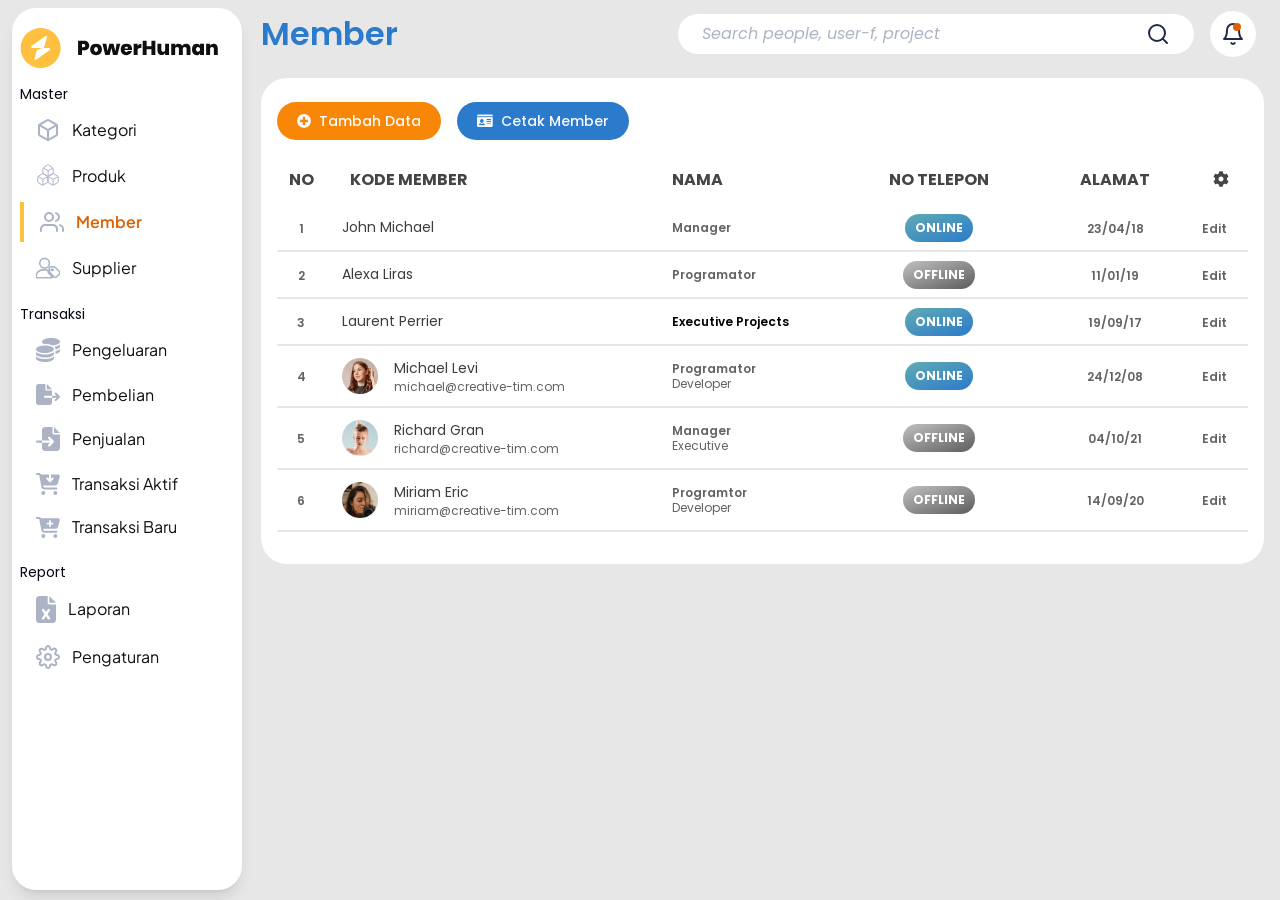
<file: public/pages/member.html>
<!doctype html>
<html lang="en">
  <head>
    <meta charset="UTF-8" />
    <meta http-equiv="X-UA-Compatible" content="IE=edge" />
    <meta name="viewport" content="width=device-width, initial-scale=1.0" />
    <title>PowerHuman HRIS - Dashboard</title>
    <link rel="stylesheet" href="../css/main.css" />
    <link
      rel="shortcut icon"
      href="../assets/svgs/logo-mark.svg"
      type="image/x-icon"
    />
    <link
      rel="stylesheet"
      href="https://pro.fontawesome.com/releases/v5.10.0/css/all.css"
      integrity="sha384-AYmEC3Yw5cVb3ZcuHtOA93w35dYTsvhLPVnYs9eStHfGJvOvKxVfELGroGkvsg+p"
      crossorigin="anonymous"
    />
  </head>

  <body>
    <!-- Sidebar -->
    <aside
      class="fixed left-3 z-[999] my-2 hidden h-full w-full overflow-y-auto rounded-3xl bg-white text-cod-gray-950 shadow-lg lg:block lg:max-w-[230px] xl:max-h-[98vh] max-sm:max-w-[95%]"
      id="sidebarHRIS"
    >
      <div class="flex flex-col flex-wrap gap-y-4 px-2 pb-2 pt-5">
        <div class="flex items-center justify-between">
          <a href="index.html" class="flex justify-center">
            <img src="../assets/svgs/logo-type.svg" alt="" />
          </a>
          <a href="#" id="toggleCloseSidebar" class="pr-3 lg:hidden">
            <svg
              class="h-6 w-6 text-dark"
              fill="none"
              stroke="currentColor"
              viewBox="0 0 24 24"
              xmlns="http://www.w3.org/2000/svg"
            >
              <path
                stroke-linecap="round"
                stroke-linejoin="round"
                stroke-width="2"
                d="M6 18L18 6M6 6l12 12"
              ></path>
            </svg>
          </a>
        </div>
        <div class="flex flex-col gap-1.5">
          <div class="text-sm text-gray-950">Master</div>
          <a href="kategori.html" class="nav-link" title="Kategori">
            <img src="../assets/svgs/ic-box.svg" alt="" />
            <span>Kategori</span>
          </a>
          <a href="produk.html" class="nav-link" title="Produk">
            <img src="../assets/svgs/box stacked.svg" alt="" />
            <span>Produk</span>
          </a>
          <a href="member.html" class="nav-link active" title="Member">
            <img src="../assets/svgs/ic-users.svg" alt="" />
            <span>Member</span>
          </a>
          <a href="supplier.html" class="nav-link" title="Supplier">
            <img src="../assets/svgs/user-tag.svg" alt="" />
            <span>Supplier</span>
          </a>
        </div>
        <div class="flex flex-col gap-1.5">
          <div class="text-sm text-gray-950">Transaksi</div>
          <a href="pengeluaran.html" class="nav-link" title="Pengeluaran">
            <img src="../assets/svgs/coins.svg" alt="" class="h-full w-6" />
            <span>Pengeluaran</span>
          </a>
          <a href="pembelian.html" class="nav-link" title="Pembelian">
            <img
              src="../assets/svgs/file-export.svg"
              alt=""
              class="h-full w-6"
            />
            <span>Pembelian</span>
          </a>
          <a href="penjualan.html" class="nav-link" title="Penjualan">
            <img
              src="../assets/svgs/file-import.svg"
              alt=""
              class="h-full w-6"
            />
            <span>Penjualan</span>
          </a>
          <a
            href="transaksi_aktif.html"
            class="nav-link"
            title="Transaksi Aktif"
          >
            <img
              src="../assets/svgs/cart-arrow-down.svg"
              alt=""
              class="h-full w-6"
            />
            <span>Transaksi Aktif</span>
          </a>
          <a href="transaksi_baru.html" class="nav-link" title="Transaksi Baru">
            <img src="../assets/svgs/cart-plus.svg" alt="" class="h-full w-6" />
            <span>Transaksi Baru</span>
          </a>
        </div>
        <div class="flex flex-col gap-1.5">
          <div class="text-sm text-gray-950">Report</div>
          <a href="#" class="nav-link" title="Laporan">
            <img
              src="../assets/svgs/file-excel.svg"
              alt=""
              class="h-auto w-5"
            />
            <span>Laporan</span>
          </a>
          <a href="#" class="nav-link" title="Pengaturan">
            <img src="../assets/svgs/ic-settings.svg" alt="" />
            <span>Pengaturan</span>
          </a>
        </div>
      </div>
    </aside>
    <!-- Main Content -->
    <main
      class="rounded-full px-3 py-[10px] lg:ml-[10px] lg:px-4 xl:ml-[245px]"
    >
      <!-- Top Section -->
      <nav
        class="flex flex-wrap justify-between gap-3 md:flex-row md:items-center lg:gap-4"
      >
        <div class="flex items-center justify-between gap-4">
          <a href="#" id="toggleOpenSidebar" class="lg:hidden">
            <svg
              class="h-6 w-6 text-dark"
              fill="none"
              stroke="currentColor"
              viewBox="0 0 24 24"
              xmlns="http://www.w3.org/2000/svg"
            >
              <path
                stroke-linecap="round"
                stroke-linejoin="round"
                stroke-width="2"
                d="M4 6h16M4 12h16M4 18h7"
              ></path>
            </svg>
          </a>
          <!-- title is here -->
          <div class="text-[32px] font-semibold text-congress-blue-500">
            Member
          </div>
        </div>
        <div class="flex items-center gap-4">
          <form class="w-full shrink md:w-[516px]">
            <input
              type="text"
              name=""
              id=""
              class="input-field form-icon-search w-full !border-none italic !outline-none ring-congress-blue-200 transition-all duration-300 focus:ring-2"
              placeholder="Search people, user-f, project"
            />
          </form>
          <ul>
            <li class="relative flex items-center pr-2">
              <p class="transform-dropdown-show hidden"></p>
              <a
                href="javascript:;"
                class="notification-dot relative h-[46px] w-[46px] flex-none rounded-full bg-white p-[11px]"
                dropdown-trigger
                aria-expanded="false"
              >
                <img src="../assets/svgs/ic-bell.svg" alt="" />
              </a>
              <ul
                dropdown-menu
                class="before:leading-default before:duration-350 before:ease lg:shadow-3xl duration-250 before:text-5.5 pointer-events-none absolute right-0 top-11 z-50 hidden min-w-44 origin-top list-none rounded-lg border-0 border-solid border-transparent bg-white bg-clip-padding px-2 py-4 text-left text-sm text-slate-500 opacity-0 transition-all before:absolute before:left-auto before:right-0 before:top-0 before:z-50 before:inline-block before:antialiased before:transition-all sm:-mr-6 before:sm:right-8 lg:absolute lg:left-auto lg:right-4 lg:mt-2 lg:block lg:cursor-pointer"
              >
                <!-- add show class on dropdown open js -->
                <li class="relative mb-2">
                  <a
                    class="ease py-1.2 clear-both block w-full whitespace-nowrap rounded-lg px-4 duration-300 hover:bg-gray-200 hover:text-slate-700 lg:transition-colors"
                    href="javascript:;"
                  >
                    <div class="flex py-1">
                      <div class="my-auto">
                        <img
                          src="../assets/images/user-f-2.png"
                          class="mr-4 inline-flex h-9 w-9 max-w-none items-center justify-center rounded-xl text-sm text-white"
                        />
                      </div>
                      <div class="flex flex-col justify-center">
                        <h6
                          class="-white mb-1 text-sm font-normal leading-normal"
                        >
                          <span class="font-semibold">New message</span> from
                          Laur
                        </h6>
                        <p
                          class="-white/80 mb-0 text-xs leading-tight text-slate-400"
                        >
                          <i class="fa fa-clock mr-1"></i>
                          13 minutes ago
                        </p>
                      </div>
                    </div>
                  </a>
                </li>

                <li class="relative mb-2">
                  <a
                    class="ease py-1.2 clear-both block w-full whitespace-nowrap rounded-lg px-4 transition-colors duration-300 hover:bg-gray-200 hover:text-slate-700"
                    href="javascript:;"
                  >
                    <div class="flex py-1">
                      <div class="my-auto">
                        <img
                          src="../assets/images/small-logos/logo-spotify.svg"
                          class="mr-4 inline-flex h-9 w-9 max-w-none items-center justify-center rounded-xl bg-gradient-to-tl from-zinc-800 to-zinc-700 text-sm text-white"
                        />
                      </div>
                      <div class="flex flex-col justify-center">
                        <h6
                          class="-white mb-1 text-sm font-normal leading-normal"
                        >
                          <span class="font-semibold">New album</span> by Travis
                          Scott
                        </h6>
                        <p
                          class="-white/80 mb-0 text-xs leading-tight text-slate-400"
                        >
                          <i class="fa fa-clock mr-1"></i>
                          1 day
                        </p>
                      </div>
                    </div>
                  </a>
                </li>

                <li class="relative">
                  <a
                    class="ease py-1.2 clear-both block w-full whitespace-nowrap rounded-lg px-4 transition-colors duration-300 hover:bg-gray-200 hover:text-slate-700"
                    href="javascript:;"
                  >
                    <div class="flex py-1">
                      <div
                        class="ease-nav-brand my-auto mr-4 inline-flex h-9 w-9 items-center justify-center rounded-xl bg-gradient-to-tl from-slate-600 to-slate-300 text-sm text-white transition-all duration-200"
                      >
                        <svg
                          width="12px"
                          height="12px"
                          viewBox="0 0 43 36"
                          version="1.1"
                          xmlns="http://www.w3.org/2000/svg"
                          xmlns:xlink="http://www.w3.org/1999/xlink"
                        >
                          <title>credit-card</title>
                          <g
                            stroke="none"
                            stroke-width="1"
                            fill="none"
                            fill-rule="evenodd"
                          >
                            <g
                              transform="translate(-2169.000000, -745.000000)"
                              fill="#FFFFFF"
                              fill-rule="nonzero"
                            >
                              <g transform="translate(1716.000000, 291.000000)">
                                <g
                                  transform="translate(453.000000, 454.000000)"
                                >
                                  <path
                                    class="color-background"
                                    d="M43,10.7482083 L43,3.58333333 C43,1.60354167 41.3964583,0 39.4166667,0 L3.58333333,0 C1.60354167,0 0,1.60354167 0,3.58333333 L0,10.7482083 L43,10.7482083 Z"
                                    opacity="0.593633743"
                                  ></path>
                                  <path
                                    class="color-background"
                                    d="M0,16.125 L0,32.25 C0,34.2297917 1.60354167,35.8333333 3.58333333,35.8333333 L39.4166667,35.8333333 C41.3964583,35.8333333 43,34.2297917 43,32.25 L43,16.125 L0,16.125 Z M19.7083333,26.875 L7.16666667,26.875 L7.16666667,23.2916667 L19.7083333,23.2916667 L19.7083333,26.875 Z M35.8333333,26.875 L28.6666667,26.875 L28.6666667,23.2916667 L35.8333333,23.2916667 L35.8333333,26.875 Z"
                                  ></path>
                                </g>
                              </g>
                            </g>
                          </g>
                        </svg>
                      </div>
                      <div class="flex flex-col justify-center">
                        <h6
                          class="-white mb-1 text-sm font-normal leading-normal"
                        >
                          Payment successfully completed
                        </h6>
                        <p
                          class="-white/80 mb-0 text-xs leading-tight text-slate-400"
                        >
                          <i class="fa fa-clock mr-1"></i>
                          2 days
                        </p>
                      </div>
                    </div>
                  </a>
                </li>
              </ul>
            </li>
          </ul>
        </div>
      </nav>

      <section class="mt-5">
        <div class="card min-h-full min-w-full">
          <div class="flex justify-start gap-x-4">
            <button
              class="btn flex items-center gap-x-2 bg-saffron-mango-500 text-gray-50"
            >
              <i class="fa fa-plus-circle"></i>
              Tambah Data
            </button>
            <button
              class="btn flex items-center gap-x-2 bg-congress-blue-500 text-gray-50"
            >
              <i class="fas fa-id-card"></i>
              Cetak Member
            </button>
          </div>
          <div class="flex-auto px-0 pb-2 pt-0">
            <div class="overflow-x-auto p-0">
              <table
                class="mb-0 w-full table-auto border-collapse items-center border-white/40 align-top"
              >
                <thead class="align-bottom">
                  <tr>
                    <th
                      class="text-xxs border-b-solid tracking-none w-[5%] border-collapse whitespace-nowrap border-b border-white/40 px-2 py-3 text-center align-middle font-bold uppercase text-cod-gray-800 shadow-none"
                    >
                      No
                    </th>
                    <th
                      class="text-xxs border-b-solid tracking-none border-collapse whitespace-nowrap border-b border-white/40 px-6 py-3 text-left align-middle font-bold uppercase text-cod-gray-800 shadow-none"
                    >
                      Kode Member
                    </th>
                    <th
                      class="text-xxs border-b-solid tracking-none border-collapse whitespace-nowrap border-b border-white/40 px-6 py-3 pl-2 text-left align-middle font-bold uppercase text-cod-gray-800 shadow-none"
                    >
                      Nama
                    </th>
                    <th
                      class="text-xxs border-b-solid tracking-none border-collapse whitespace-nowrap border-b border-white/40 px-6 py-3 text-center align-middle font-bold uppercase text-cod-gray-800 shadow-none"
                    >
                      No Telepon
                    </th>
                    <th
                      class="text-xxs border-b-solid tracking-none border-collapse whitespace-nowrap border-b border-white/40 px-6 py-3 text-center align-middle font-bold uppercase text-cod-gray-800 shadow-none"
                    >
                      Alamat
                    </th>
                    <th
                      class="border-collapse items-start whitespace-nowrap border-b border-solid border-white/40 py-3 align-middle font-semibold capitalize text-cod-gray-800 shadow-none"
                    >
                      <i class="fas fa-cog"></i>
                    </th>
                  </tr>
                </thead>
                <tbody>
                  <tr class="border-b-2">
                    <td
                      class="w-[5%] whitespace-nowrap border-b border-white/40 p-2 text-center align-middle shadow-transparent"
                    >
                      <span
                        class="text-xs font-semibold leading-tight text-cod-gray-900 opacity-80"
                        >1</span
                      >
                    </td>
                    <td
                      class="whitespace-nowrap border-b border-white/40 p-2 align-middle shadow-transparent"
                    >
                      <div class="flex px-2 py-1">
                        <p
                          class="mb-0 text-sm leading-normal text-cod-gray-900"
                        >
                          John Michael
                        </p>
                      </div>
                    </td>
                    <td
                      class="whitespace-nowrap border-b border-white/40 p-2 align-middle shadow-transparent"
                    >
                      <p
                        class="mb-0 text-xs font-semibold leading-tight text-cod-gray-900 opacity-80"
                      >
                        Manager
                      </p>
                    </td>
                    <td
                      class="whitespace-nowrap border-b border-white/40 p-2 text-center align-middle text-sm leading-normal shadow-transparent"
                    >
                      <span
                        class="inline-block whitespace-nowrap rounded-full bg-gradient-to-tl from-congress-blue-500 to-fountain-blue-400 px-2.5 py-2 text-center align-baseline text-xs font-bold uppercase leading-none text-white"
                        >Online</span
                      >
                    </td>
                    <td
                      class="whitespace-nowrap border-b border-white/40 p-2 text-center align-middle shadow-transparent"
                    >
                      <span
                        class="text-xs font-semibold leading-tight text-cod-gray-900 opacity-80"
                        >23/04/18</span
                      >
                    </td>
                    <td
                      class="whitespace-nowrap border-b border-white/40 p-2 align-middle shadow-transparent"
                    >
                      <a
                        href="javascript:;"
                        class="text-xs font-semibold leading-tight text-cod-gray-900 opacity-80"
                      >
                        Edit
                      </a>
                    </td>
                  </tr>
                  <tr class="border-b-2">
                    <td
                      class="w-[5%] whitespace-nowrap border-b border-white/40 p-2 text-center align-middle shadow-transparent"
                    >
                      <span
                        class="text-xs font-semibold leading-tight text-cod-gray-900 opacity-80"
                        >2</span
                      >
                    </td>
                    <td
                      class="whitespace-nowrap border-b border-white/40 p-2 align-middle shadow-transparent"
                    >
                      <div class="flex px-2 py-1">
                        <p
                          class="mb-0 text-sm leading-normal text-cod-gray-900"
                        >
                          Alexa Liras
                        </p>
                      </div>
                    </td>
                    <td
                      class="whitespace-nowrap border-b border-white/40 p-2 align-middle shadow-transparent"
                    >
                      <p
                        class="mb-0 text-xs font-semibold leading-tight text-cod-gray-900 opacity-80"
                      >
                        Programator
                      </p>
                    </td>
                    <td
                      class="whitespace-nowrap border-b border-white/40 p-2 text-center align-middle text-sm leading-normal shadow-transparent"
                    >
                      <span
                        class="inline-block whitespace-nowrap rounded-full bg-gradient-to-tl from-cod-gray-600 to-cod-gray-300/80 px-2.5 py-2 text-center align-baseline text-xs font-bold uppercase leading-none text-white"
                        >Offline
                      </span>
                    </td>
                    <td
                      class="whitespace-nowrap border-b border-white/40 p-2 text-center align-middle shadow-transparent"
                    >
                      <span
                        class="text-xs font-semibold leading-tight text-cod-gray-900 opacity-80"
                        >11/01/19</span
                      >
                    </td>
                    <td
                      class="whitespace-nowrap border-b border-white/40 p-2 align-middle shadow-transparent"
                    >
                      <a
                        href="javascript:;"
                        class="text-xs font-semibold leading-tight text-cod-gray-900 opacity-80"
                      >
                        Edit
                      </a>
                    </td>
                  </tr>
                  <tr class="border-b-2">
                    <td
                      class="w-[5%] whitespace-nowrap border-b border-white/40 p-2 text-center align-middle shadow-transparent"
                    >
                      <span
                        class="text-xs font-semibold leading-tight text-cod-gray-900 opacity-80"
                        >3</span
                      >
                    </td>
                    <td
                      class="whitespace-nowrap border-b border-white/40 p-2 align-middle shadow-transparent"
                    >
                      <div class="flex px-2 py-1">
                        <p
                          class="mb-0 text-sm leading-normal text-cod-gray-900"
                        >
                          Laurent Perrier
                        </p>
                      </div>
                    </td>
                    <td
                      class="whitespace-nowrap border-b border-white/40 p-2 align-middle shadow-transparent"
                    >
                      <p
                        class="text-cod-gray-900opacity-80 mb-0 text-xs font-semibold leading-tight"
                      >
                        Executive Projects
                      </p>
                    </td>
                    <td
                      class="whitespace-nowrap border-b border-white/40 p-2 text-center align-middle text-sm leading-normal shadow-transparent"
                    >
                      <span
                        class="inline-block whitespace-nowrap rounded-full bg-gradient-to-tl from-congress-blue-500 to-fountain-blue-400 px-2.5 py-2 text-center align-baseline text-xs font-bold uppercase leading-none text-white"
                        >Online</span
                      >
                    </td>
                    <td
                      class="whitespace-nowrap border-b border-white/40 p-2 text-center align-middle shadow-transparent"
                    >
                      <span
                        class="text-xs font-semibold leading-tight text-cod-gray-900 opacity-80"
                        >19/09/17</span
                      >
                    </td>
                    <td
                      class="whitespace-nowrap border-b border-white/40 p-2 align-middle shadow-transparent"
                    >
                      <a
                        href="javascript:;"
                        class="text-xs font-semibold leading-tight text-cod-gray-900 opacity-80"
                      >
                        Edit
                      </a>
                    </td>
                  </tr>
                  <tr class="border-b-2">
                    <td
                      class="w-[5%] whitespace-nowrap border-b border-white/40 p-2 text-center align-middle shadow-transparent"
                    >
                      <span
                        class="text-xs font-semibold leading-tight text-cod-gray-900 opacity-80"
                        >4</span
                      >
                    </td>
                    <td
                      class="whitespace-nowrap border-b border-white/40 p-2 align-middle shadow-transparent"
                    >
                      <div class="flex px-2 py-1">
                        <div>
                          <img
                            src="../assets/images/user-f-3.png"
                            class="mr-4 inline-flex h-9 w-9 items-center justify-center rounded-xl text-sm text-cod-gray-900 transition-all duration-200 ease-in-out"
                            alt="user4"
                          />
                        </div>
                        <div class="flex flex-col justify-center">
                          <h6
                            class="mb-0 text-sm leading-normal text-cod-gray-900"
                          >
                            Michael Levi
                          </h6>
                          <p
                            class="mb-0 text-xs leading-tight text-cod-gray-900 opacity-80"
                          >
                            michael@creative-tim.com
                          </p>
                        </div>
                      </div>
                    </td>
                    <td
                      class="whitespace-nowrap border-b border-white/40 p-2 align-middle shadow-transparent"
                    >
                      <p
                        class="mb-0 text-xs font-semibold leading-tight text-cod-gray-900 opacity-80"
                      >
                        Programator
                      </p>
                      <p
                        class="mb-0 text-xs leading-tight text-cod-gray-900 opacity-80"
                      >
                        Developer
                      </p>
                    </td>
                    <td
                      class="whitespace-nowrap border-b border-white/40 p-2 text-center align-middle text-sm leading-normal shadow-transparent"
                    >
                      <span
                        class="inline-block whitespace-nowrap rounded-full bg-gradient-to-tl from-congress-blue-500 to-fountain-blue-400 px-2.5 py-2 text-center align-baseline text-xs font-bold uppercase leading-none text-white"
                        >Online</span
                      >
                    </td>
                    <td
                      class="whitespace-nowrap border-b border-white/40 p-2 text-center align-middle shadow-transparent"
                    >
                      <span
                        class="text-xs font-semibold leading-tight text-cod-gray-900 opacity-80"
                        >24/12/08</span
                      >
                    </td>
                    <td
                      class="whitespace-nowrap border-b border-white/40 p-2 align-middle shadow-transparent"
                    >
                      <a
                        href="javascript:;"
                        class="text-xs font-semibold leading-tight text-cod-gray-900 opacity-80"
                      >
                        Edit
                      </a>
                    </td>
                  </tr>
                  <tr class="border-b-2">
                    <td
                      class="w-[5%] whitespace-nowrap border-b border-white/40 p-2 text-center align-middle shadow-transparent"
                    >
                      <span
                        class="text-xs font-semibold leading-tight text-cod-gray-900 opacity-80"
                        >5</span
                      >
                    </td>
                    <td
                      class="whitespace-nowrap border-b border-white/40 p-2 align-middle shadow-transparent"
                    >
                      <div class="flex px-2 py-1">
                        <div>
                          <img
                            src="../assets/images/user-f-2.png"
                            class="mr-4 inline-flex h-9 w-9 items-center justify-center rounded-xl text-sm text-cod-gray-900 transition-all duration-200 ease-in-out"
                            alt="user5"
                          />
                        </div>
                        <div class="flex flex-col justify-center">
                          <h6
                            class="mb-0 text-sm leading-normal text-cod-gray-900"
                          >
                            Richard Gran
                          </h6>
                          <p
                            class="mb-0 text-xs leading-tight text-cod-gray-900 opacity-80"
                          >
                            richard@creative-tim.com
                          </p>
                        </div>
                      </div>
                    </td>
                    <td
                      class="whitespace-nowrap border-b border-white/40 p-2 align-middle shadow-transparent"
                    >
                      <p
                        class="mb-0 text-xs font-semibold leading-tight text-cod-gray-900 opacity-80"
                      >
                        Manager
                      </p>
                      <p
                        class="mb-0 text-xs leading-tight text-cod-gray-900 opacity-80"
                      >
                        Executive
                      </p>
                    </td>
                    <td
                      class="whitespace-nowrap border-b border-white/40 p-2 text-center align-middle text-sm leading-normal shadow-transparent"
                    >
                      <span
                        class="inline-block whitespace-nowrap rounded-full bg-gradient-to-tl from-cod-gray-600 to-cod-gray-300/80 px-2.5 py-2 text-center align-baseline text-xs font-bold uppercase leading-none text-white"
                        >Offline
                      </span>
                    </td>
                    <td
                      class="whitespace-nowrap border-b border-white/40 p-2 text-center align-middle shadow-transparent"
                    >
                      <span
                        class="text-xs font-semibold leading-tight text-cod-gray-900 opacity-80"
                        >04/10/21</span
                      >
                    </td>
                    <td
                      class="whitespace-nowrap border-b border-white/40 p-2 align-middle shadow-transparent"
                    >
                      <a
                        href="javascript:;"
                        class="text-xs font-semibold leading-tight text-cod-gray-900 opacity-80"
                      >
                        Edit
                      </a>
                    </td>
                  </tr>
                  <tr class="border-b-2">
                    <td
                      class="w-[5%] whitespace-nowrap border-b border-white/40 p-2 text-center align-middle shadow-transparent"
                    >
                      <span
                        class="text-xs font-semibold leading-tight text-cod-gray-900 opacity-80"
                        >6</span
                      >
                    </td>
                    <td
                      class="whitespace-nowrap border-b-0 p-2 align-middle shadow-transparent"
                    >
                      <div class="flex px-2 py-1">
                        <div>
                          <img
                            src="../assets/images/user-f-4.png"
                            class="mr-4 inline-flex h-9 w-9 items-center justify-center rounded-xl text-sm text-cod-gray-900 transition-all duration-200 ease-in-out"
                            alt="user6"
                          />
                        </div>
                        <div class="flex flex-col justify-center">
                          <h6
                            class="mb-0 text-sm leading-normal text-cod-gray-900"
                          >
                            Miriam Eric
                          </h6>
                          <p
                            class="mb-0 text-xs leading-tight text-cod-gray-900 opacity-80"
                          >
                            miriam@creative-tim.com
                          </p>
                        </div>
                      </div>
                    </td>
                    <td
                      class="whitespace-nowrap border-b-0 p-2 align-middle shadow-transparent"
                    >
                      <p
                        class="mb-0 text-xs font-semibold leading-tight text-cod-gray-900 opacity-80"
                      >
                        Programtor
                      </p>
                      <p
                        class="mb-0 text-xs leading-tight text-cod-gray-900 opacity-80"
                      >
                        Developer
                      </p>
                    </td>
                    <td
                      class="whitespace-nowrap border-b border-white/40 p-2 text-center align-middle text-sm leading-normal shadow-transparent"
                    >
                      <span
                        class="inline-block whitespace-nowrap rounded-full bg-gradient-to-tl from-cod-gray-600 to-cod-gray-300/80 px-2.5 py-2 text-center align-baseline text-xs font-bold uppercase leading-none text-white"
                        >Offline
                      </span>
                    </td>
                    <td
                      class="whitespace-nowrap border-b-0 p-2 text-center align-middle shadow-transparent"
                    >
                      <span
                        class="text-xs font-semibold leading-tight text-cod-gray-900 opacity-80"
                        >14/09/20</span
                      >
                    </td>
                    <td
                      class="whitespace-nowrap border-b-0 p-2 align-middle shadow-transparent"
                    >
                      <a
                        href="javascript:;"
                        class="text-xs font-semibold leading-tight text-cod-gray-900 opacity-80"
                      >
                        Edit
                      </a>
                    </td>
                  </tr>
                </tbody>
              </table>
            </div>
          </div>
        </div>
      </section>
    </main>

    <script
      src="https://code.jquery.com/jquery-3.6.0.min.js"
      integrity="sha256-/xUj+3OJU5yExlq6GSYGSHk7tPXikynS7ogEvDej/m4="
      crossorigin="anonymous"
    ></script>
    <script src="../script/sidebarToggler.js"></script>
  </body>
</html>
</file>
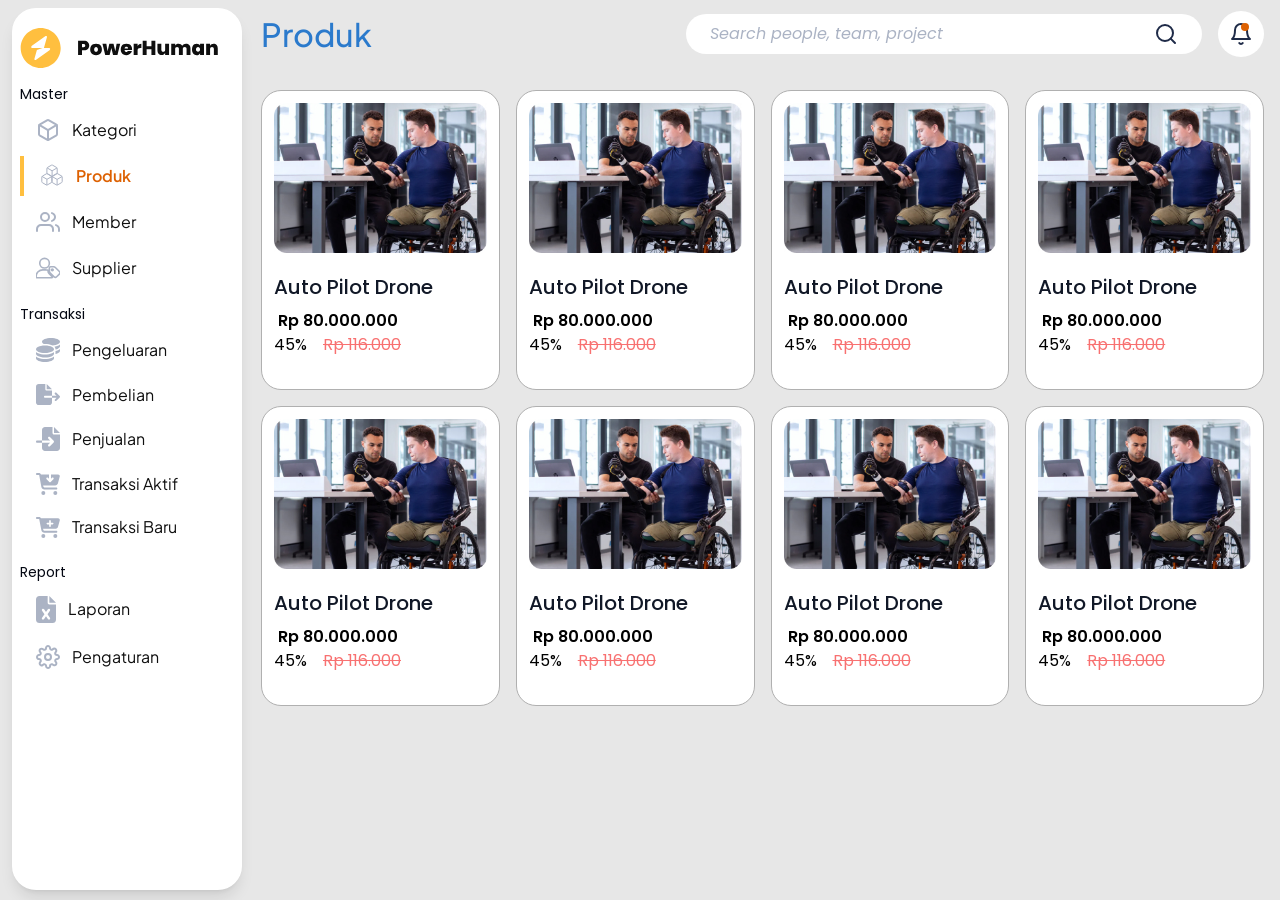
<file: public/pages/produk.html>
<!doctype html>
<html lang="en">
  <head>
    <meta charset="UTF-8" />
    <meta http-equiv="X-UA-Compatible" content="IE=edge" />
    <meta name="viewport" content="width=device-width, initial-scale=1.0" />
    <title>PowerHuman HRIS - Produk</title>
    <link rel="stylesheet" href="../css/main.css" />
    <link
      rel="shortcut icon"
      href="../assets/svgs/logo-mark.svg"
      type="image/x-icon"
    />
    <link
      rel="stylesheet"
      href="https://pro.fontawesome.com/releases/v5.10.0/css/all.css"
      integrity="sha384-AYmEC3Yw5cVb3ZcuHtOA93w35dYTsvhLPVnYs9eStHfGJvOvKxVfELGroGkvsg+p"
      crossorigin="anonymous"
    />
  </head>
  <body>
    <!-- Sidebar -->
    <aside
      class="fixed left-3 z-[999] my-2 hidden h-full w-full overflow-y-auto rounded-3xl bg-white text-cod-gray-950 shadow-lg lg:block lg:max-w-[230px] xl:max-h-[98vh] max-sm:max-w-[95%]"
      id="sidebarHRIS"
    >
      <div class="flex flex-col flex-wrap gap-y-4 px-2 pb-2 pt-5">
        <div class="flex items-center justify-between">
          <a href="index.html" class="flex justify-center">
            <img src="../assets/svgs/logo-type.svg" alt="" />
          </a>
          <a href="#" id="toggleCloseSidebar" class="pr-3 lg:hidden">
            <svg
              class="h-6 w-6 text-dark"
              fill="none"
              stroke="currentColor"
              viewBox="0 0 24 24"
              xmlns="http://www.w3.org/2000/svg"
            >
              <path
                stroke-linecap="round"
                stroke-linejoin="round"
                stroke-width="2"
                d="M6 18L18 6M6 6l12 12"
              ></path>
            </svg>
          </a>
        </div>
        <div class="flex flex-col gap-1.5">
          <div class="text-sm text-gray-950">Master</div>
          <a href="kategori.html" class="nav-link" title="Kategori">
            <img src="../assets/svgs/ic-box.svg" alt="" />
            <span>Kategori</span>
          </a>
          <a href="produk.html" class="nav-link active" title="Produk">
            <img src="../assets/svgs/box stacked.svg" alt="" />
            <span>Produk</span>
          </a>
          <a href="member.html" class="nav-link" title="Member">
            <img src="../assets/svgs/ic-users.svg" alt="" />
            <span>Member</span>
          </a>
          <a href="supplier.html" class="nav-link" title="Supplier">
            <img src="../assets/svgs/user-tag.svg" alt="" />
            <span>Supplier</span>
          </a>
        </div>
        <div class="flex flex-col gap-1.5">
          <div class="text-sm text-gray-950">Transaksi</div>
          <a href="pengeluaran.html" class="nav-link" title="Pengeluaran">
            <img src="../assets/svgs/coins.svg" alt="" class="h-full w-6" />
            <span>Pengeluaran</span>
          </a>
          <a href="pembelian.html" class="nav-link" title="Pembelian">
            <img
              src="../assets/svgs/file-export.svg"
              alt=""
              class="h-full w-6"
            />
            <span>Pembelian</span>
          </a>
          <a href="penjualan.html" class="nav-link" title="Penjualan">
            <img
              src="../assets/svgs/file-import.svg"
              alt=""
              class="h-full w-6"
            />
            <span>Penjualan</span>
          </a>
          <a
            href="transaksi_aktif.html"
            class="nav-link"
            title="Transaksi Aktif"
          >
            <img
              src="../assets/svgs/cart-arrow-down.svg"
              alt=""
              class="h-full w-6"
            />
            <span>Transaksi Aktif</span>
          </a>
          <a href="transaksi_baru.html" class="nav-link" title="Transaksi Baru">
            <img src="../assets/svgs/cart-plus.svg" alt="" class="h-full w-6" />
            <span>Transaksi Baru</span>
          </a>
        </div>
        <div class="flex flex-col gap-1.5">
          <div class="text-sm text-gray-950">Report</div>
          <a href="#" class="nav-link" title="Laporan">
            <img
              src="../assets/svgs/file-excel.svg"
              alt=""
              class="h-auto w-5"
            />
            <span>Laporan</span>
          </a>
          <a href="#" class="nav-link" title="Pengaturan">
            <img src="../assets/svgs/ic-settings.svg" alt="" />
            <span>Pengaturan</span>
          </a>
        </div>
      </div>
    </aside>
    <!-- Main Content -->
    <main
      class="rounded-full px-3 py-[10px] lg:ml-[10px] lg:px-4 xl:ml-[245px]"
    >
      <!-- Navbar Section -->
      <nav
        class="flex flex-col flex-wrap justify-between gap-6 md:flex-row md:items-center"
      >
        <div class="flex items-center justify-between gap-4">
          <a href="#" id="toggleOpenSidebar" class="lg:hidden">
            <svg
              class="h-6 w-6 text-dark"
              fill="none"
              stroke="currentColor"
              viewBox="0 0 24 24"
              xmlns="http://www.w3.org/2000/svg"
            >
              <path
                stroke-linecap="round"
                stroke-linejoin="round"
                stroke-width="2"
                d="M4 6h16M4 12h16M4 18h7"
              ></path>
            </svg>
          </a>
          <!-- title is here -->
          <div
            class="font-plusjakarta text-[32px] font-medium capitalize text-congress-blue-500"
          >
            produk
          </div>
        </div>
        <div class="flex items-center gap-4">
          <form class="w-full shrink md:w-[516px]">
            <input
              type="text"
              name=""
              id=""
              class="input-field form-icon-search w-full !border-none italic !outline-none ring-indigo-200 transition-all duration-300 focus:ring-2"
              placeholder="Search people, team, project"
            />
          </form>
          <a
            href="#"
            class="notification-dot relative h-[46px] w-[46px] flex-none rounded-full bg-white p-[11px]"
          >
            <img src="../assets/svgs/ic-bell.svg" alt="" />
          </a>
        </div>
      </nav>

      <section
        class="mt-8 grid gap-4 sm:grid-cols-3 lg:grid-cols-4 2xl:grid-cols-6 max-sm:grid-cols-2"
      >
        <!-- product 1 -->
        <div class="card-project w-full bg-white max-sm:max-w-[200px]">
          <div class="item">
            <figure class="item-image">
              <img
                src="../assets/images/project-thumbnail-1.jpg"
                alt=""
                class="rounded-20 w-full max-sm:max-w-[200px]"
              />
            </figure>
            <div class="item-meta">
              <h4 class="mt-5 text-xl font-medium text-gray-900">
                Auto Pilot Drone
              </h4>
              <div class="progress-info mt-2 flex">
                <div class="ml-1 font-semibold">Rp 80.000.000</div>
                <!-- <div>45%</div> -->
              </div>
              <div class="init-price flex items-center">
                <p>45%</p>
                <p class="ml-4 text-red-400 line-through">Rp 116.000</p>
              </div>
              <a
                href="/projects.html"
                class="button-cta btn-primary mt-5 block w-full max-sm:!opacity-100"
              >
                Detail
              </a>
            </div>
          </div>
        </div>

        <!-- product 2 -->
        <div class="card-project w-full bg-white">
          <div class="item">
            <figure class="item-image">
              <img
                src="../assets/images/project-thumbnail-1.jpg"
                alt=""
                class="rounded-20 w-full"
              />
            </figure>
            <div class="item-meta">
              <h4 class="mt-5 text-xl font-medium text-gray-900">
                Auto Pilot Drone
              </h4>
              <div class="progress-info mt-2 flex">
                <div class="ml-1 font-semibold">Rp 80.000.000</div>
                <!-- <div>45%</div> -->
              </div>
              <div class="init-price flex items-center">
                <p>45%</p>
                <p class="ml-4 text-red-400 line-through">Rp 116.000</p>
              </div>
              <a
                href="/projects.html"
                class="button-cta btn-primary mt-5 block w-full max-sm:!opacity-100"
              >
                Detail
              </a>
            </div>
          </div>
        </div>

        <!-- product 3 -->
        <div class="card-project w-full bg-white">
          <div class="item">
            <figure class="item-image">
              <img
                src="../assets/images/project-thumbnail-1.jpg"
                alt=""
                class="rounded-20 w-full"
              />
            </figure>
            <div class="item-meta">
              <h4 class="mt-5 text-xl font-medium text-gray-900">
                Auto Pilot Drone
              </h4>
              <div class="progress-info mt-2 flex">
                <div class="ml-1 font-semibold">Rp 80.000.000</div>
                <!-- <div>45%</div> -->
              </div>
              <div class="init-price flex items-center">
                <p>45%</p>
                <p class="ml-4 text-red-400 line-through">Rp 116.000</p>
              </div>
              <a
                href="/projects.html"
                class="button-cta btn-primary mt-5 block w-full max-sm:!opacity-100"
              >
                Detail
              </a>
            </div>
          </div>
        </div>

        <!-- product 4 -->
        <div class="card-project w-full bg-white">
          <div class="item">
            <figure class="item-image">
              <img
                src="../assets/images/project-thumbnail-1.jpg"
                alt=""
                class="rounded-20 w-full"
              />
            </figure>
            <div class="item-meta">
              <h4 class="mt-5 text-xl font-medium text-gray-900">
                Auto Pilot Drone
              </h4>
              <div class="progress-info mt-2 flex">
                <div class="ml-1 font-semibold">Rp 80.000.000</div>
                <!-- <div>45%</div> -->
              </div>
              <div class="init-price flex items-center">
                <p>45%</p>
                <p class="ml-4 text-red-400 line-through">Rp 116.000</p>
              </div>
              <a
                href="/projects.html"
                class="button-cta btn-primary mt-5 block w-full max-sm:!opacity-100"
              >
                Detail
              </a>
            </div>
          </div>
        </div>

        <!-- product 1 -->
        <div class="card-project w-full bg-white">
          <div class="item">
            <figure class="item-image">
              <img
                src="../assets/images/project-thumbnail-1.jpg"
                alt=""
                class="rounded-20 w-full"
              />
            </figure>
            <div class="item-meta">
              <h4 class="mt-5 text-xl font-medium text-gray-900">
                Auto Pilot Drone
              </h4>
              <div class="progress-info mt-2 flex">
                <div class="ml-1 font-semibold">Rp 80.000.000</div>
                <!-- <div>45%</div> -->
              </div>
              <div class="init-price flex items-center">
                <p>45%</p>
                <p class="ml-4 text-red-400 line-through">Rp 116.000</p>
              </div>
              <a
                href="/projects.html"
                class="button-cta btn-primary mt-5 block w-full max-sm:!opacity-100"
              >
                Detail
              </a>
            </div>
          </div>
        </div>

        <!-- product 2 -->
        <div class="card-project w-full bg-white">
          <div class="item">
            <figure class="item-image">
              <img
                src="../assets/images/project-thumbnail-1.jpg"
                alt=""
                class="rounded-20 w-full"
              />
            </figure>
            <div class="item-meta">
              <h4 class="mt-5 text-xl font-medium text-gray-900">
                Auto Pilot Drone
              </h4>
              <div class="progress-info mt-2 flex">
                <div class="ml-1 font-semibold">Rp 80.000.000</div>
                <!-- <div>45%</div> -->
              </div>
              <div class="init-price flex items-center">
                <p>45%</p>
                <p class="ml-4 text-red-400 line-through">Rp 116.000</p>
              </div>
              <a
                href="/projects.html"
                class="button-cta btn-primary mt-5 block w-full max-sm:!opacity-100"
              >
                Detail
              </a>
            </div>
          </div>
        </div>

        <!-- product 3 -->
        <div class="card-project w-full bg-white">
          <div class="item">
            <figure class="item-image">
              <img
                src="../assets/images/project-thumbnail-1.jpg"
                alt=""
                class="rounded-20 w-full"
              />
            </figure>
            <div class="item-meta">
              <h4 class="mt-5 text-xl font-medium text-gray-900">
                Auto Pilot Drone
              </h4>
              <div class="progress-info mt-2 flex">
                <div class="ml-1 font-semibold">Rp 80.000.000</div>
                <!-- <div>45%</div> -->
              </div>
              <div class="init-price flex items-center">
                <p>45%</p>
                <p class="ml-4 text-red-400 line-through">Rp 116.000</p>
              </div>
              <a
                href="/projects.html"
                class="button-cta btn-primary mt-5 block w-full max-sm:!opacity-100"
              >
                Detail
              </a>
            </div>
          </div>
        </div>

        <!-- product 4 -->
        <div class="card-project w-full bg-white">
          <div class="item">
            <figure class="item-image">
              <img
                src="../assets/images/project-thumbnail-1.jpg"
                alt=""
                class="rounded-20 w-full"
              />
            </figure>
            <div class="item-meta">
              <h4 class="mt-5 text-xl font-medium text-gray-900">
                Auto Pilot Drone
              </h4>
              <div class="progress-info mt-2 flex">
                <div class="ml-1 font-semibold">Rp 80.000.000</div>
                <!-- <div>45%</div> -->
              </div>
              <div class="init-price flex items-center">
                <p>45%</p>
                <p class="ml-4 text-red-400 line-through">Rp 116.000</p>
              </div>
              <a
                href="/projects.html"
                class="button-cta btn-primary mt-5 block w-full max-sm:!opacity-100"
              >
                Detail
              </a>
            </div>
          </div>
        </div>
      </section>
    </main>

    <!-- script -->
    <script
      src="https://code.jquery.com/jquery-3.6.0.min.js"
      integrity="sha256-/xUj+3OJU5yExlq6GSYGSHk7tPXikynS7ogEvDej/m4="
      crossorigin="anonymous"
    ></script>
    <script src="../script/sidebarToggler.js"></script>
  </body>
</html>
</file>
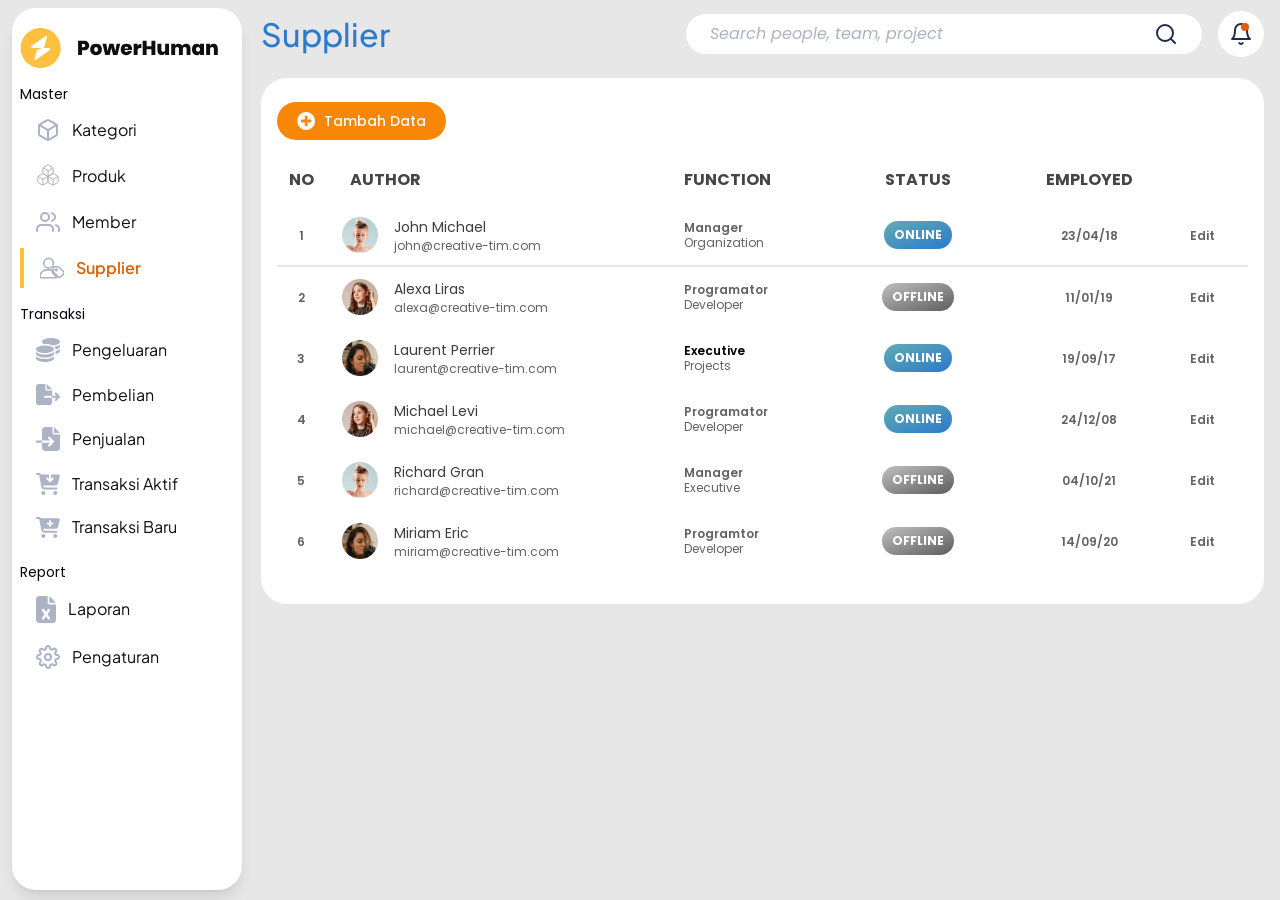
<file: public/pages/supplier.html>
<!doctype html>
<html lang="en">
  <head>
    <meta charset="UTF-8" />
    <meta http-equiv="X-UA-Compatible" content="IE=edge" />
    <meta name="viewport" content="width=device-width, initial-scale=1.0" />
    <title>PowerHuman HRIS - Kategori</title>
    <link rel="stylesheet" href="../css/main.css" />
    <link
      rel="shortcut icon"
      href="../assets/svgs/logo-mark.svg"
      type="image/x-icon"
    />
    <link
      rel="stylesheet"
      href="https://pro.fontawesome.com/releases/v5.10.0/css/all.css"
      integrity="sha384-AYmEC3Yw5cVb3ZcuHtOA93w35dYTsvhLPVnYs9eStHfGJvOvKxVfELGroGkvsg+p"
      crossorigin="anonymous"
    />
  </head>

  <body>
    <!-- Sidebar -->
    <aside
      class="fixed left-3 z-[999] my-2 hidden h-full w-full overflow-y-auto rounded-3xl bg-white text-cod-gray-950 shadow-lg lg:block lg:max-w-[230px] xl:max-h-[98vh] max-sm:max-w-[95%]"
      id="sidebarHRIS"
    >
      <div class="flex flex-col flex-wrap gap-y-4 px-2 pb-2 pt-5">
        <div class="flex items-center justify-between">
          <a href="index.html" class="flex justify-center">
            <img src="../assets/svgs/logo-type.svg" alt="" />
          </a>
          <a href="#" id="toggleCloseSidebar" class="pr-3 lg:hidden">
            <svg
              class="h-6 w-6 text-dark"
              fill="none"
              stroke="currentColor"
              viewBox="0 0 24 24"
              xmlns="http://www.w3.org/2000/svg"
            >
              <path
                stroke-linecap="round"
                stroke-linejoin="round"
                stroke-width="2"
                d="M6 18L18 6M6 6l12 12"
              ></path>
            </svg>
          </a>
        </div>
        <div class="flex flex-col gap-1.5">
          <div class="text-sm text-gray-950">Master</div>
          <a href="kategori.html" class="nav-link" title="Kategori">
            <img src="../assets/svgs/ic-box.svg" alt="" />
            <span>Kategori</span>
          </a>
          <a href="produk.html" class="nav-link" title="Produk">
            <img src="../assets/svgs/box stacked.svg" alt="" />
            <span>Produk</span>
          </a>
          <a href="member.html" class="nav-link" title="Member">
            <img src="../assets/svgs/ic-users.svg" alt="" />
            <span>Member</span>
          </a>
          <a href="supplier.html" class="nav-link active" title="Supplier">
            <img src="../assets/svgs/user-tag.svg" alt="" />
            <span>Supplier</span>
          </a>
        </div>
        <div class="flex flex-col gap-1.5">
          <div class="text-sm text-gray-950">Transaksi</div>
          <a href="pengeluaran.html" class="nav-link" title="Pengeluaran">
            <img src="../assets/svgs/coins.svg" alt="" class="h-full w-6" />
            <span>Pengeluaran</span>
          </a>
          <a href="pembelian.html" class="nav-link" title="Pembelian">
            <img
              src="../assets/svgs/file-export.svg"
              alt=""
              class="h-full w-6"
            />
            <span>Pembelian</span>
          </a>
          <a href="penjualan.html" class="nav-link" title="Penjualan">
            <img
              src="../assets/svgs/file-import.svg"
              alt=""
              class="h-full w-6"
            />
            <span>Penjualan</span>
          </a>
          <a
            href="transaksi_aktif.html"
            class="nav-link"
            title="Transaksi Aktif"
          >
            <img
              src="../assets/svgs/cart-arrow-down.svg"
              alt=""
              class="h-full w-6"
            />
            <span>Transaksi Aktif</span>
          </a>
          <a href="transaksi_baru.html" class="nav-link" title="Transaksi Baru">
            <img src="../assets/svgs/cart-plus.svg" alt="" class="h-full w-6" />
            <span>Transaksi Baru</span>
          </a>
        </div>
        <div class="flex flex-col gap-1.5">
          <div class="text-sm text-gray-950">Report</div>
          <a href="#" class="nav-link" title="Laporan">
            <img
              src="../assets/svgs/file-excel.svg"
              alt=""
              class="h-auto w-5"
            />
            <span>Laporan</span>
          </a>
          <a href="#" class="nav-link" title="Pengaturan">
            <img src="../assets/svgs/ic-settings.svg" alt="" />
            <span>Pengaturan</span>
          </a>
        </div>
      </div>
    </aside>
    <!-- Main Content -->
    <main
      class="rounded-full px-3 py-[10px] lg:ml-[10px] lg:px-4 xl:ml-[245px]"
    >
      <!-- Navbar Section -->
      <nav
        class="flex flex-col flex-wrap justify-between gap-6 md:flex-row md:items-center"
      >
        <div class="flex items-center justify-between gap-4">
          <a href="#" id="toggleOpenSidebar" class="lg:hidden">
            <svg
              class="h-6 w-6 text-dark"
              fill="none"
              stroke="currentColor"
              viewBox="0 0 24 24"
              xmlns="http://www.w3.org/2000/svg"
            >
              <path
                stroke-linecap="round"
                stroke-linejoin="round"
                stroke-width="2"
                d="M4 6h16M4 12h16M4 18h7"
              ></path>
            </svg>
          </a>
          <!-- title is here -->
          <div
            class="font-plusjakarta text-[32px] font-medium capitalize text-congress-blue-500"
          >
            supplier
          </div>
        </div>
        <div class="flex items-center gap-4">
          <form class="w-full shrink md:w-[516px]">
            <input
              type="text"
              name=""
              id=""
              class="input-field form-icon-search w-full !border-none italic !outline-none ring-indigo-200 transition-all duration-300 focus:ring-2"
              placeholder="Search people, team, project"
            />
          </form>
          <a
            href="#"
            class="notification-dot relative h-[46px] w-[46px] flex-none rounded-full bg-white p-[11px]"
          >
            <img src="../assets/svgs/ic-bell.svg" alt="" />
          </a>
        </div>
      </nav>

      <section class="pt-5">
        <div class="card min-h-full min-w-full">
          <div class="flex justify-start">
            <button
              class="btn flex items-center gap-x-2 bg-saffron-mango-500 text-gray-50"
            >
              <i class="fa fa-plus-circle fa-lg"></i>
              Tambah Data
            </button>
          </div>
          <div class="flex-auto px-0 pb-2 pt-0">
            <div class="overflow-x-auto p-0">
              <table
                class="mb-0 w-full table-auto border-collapse items-center border-white/40 align-top"
              >
                <thead class="align-bottom">
                  <tr>
                    <th
                      class="text-xxs border-b-solid tracking-none w-[5%] border-collapse whitespace-nowrap border-b border-white/40 px-2 py-3 text-center align-middle font-bold uppercase text-cod-gray-800 shadow-none"
                    >
                      No
                    </th>
                    <th
                      class="text-xxs border-b-solid tracking-none border-collapse whitespace-nowrap border-b border-white/40 px-6 py-3 text-left align-middle font-bold uppercase text-cod-gray-800 shadow-none"
                    >
                      Author
                    </th>
                    <th
                      class="text-xxs border-b-solid tracking-none border-collapse whitespace-nowrap border-b border-white/40 px-6 py-3 pl-2 text-left align-middle font-bold uppercase text-cod-gray-800 shadow-none"
                    >
                      Function
                    </th>
                    <th
                      class="text-xxs border-b-solid tracking-none border-collapse whitespace-nowrap border-b border-white/40 px-6 py-3 text-center align-middle font-bold uppercase text-cod-gray-800 shadow-none"
                    >
                      Status
                    </th>
                    <th
                      class="text-xxs border-b-solid tracking-none border-collapse whitespace-nowrap border-b border-white/40 px-6 py-3 text-center align-middle font-bold uppercase text-cod-gray-800 shadow-none"
                    >
                      Employed
                    </th>
                    <th
                      class="tracking-none border-collapse whitespace-nowrap border-b border-solid border-white/40 px-6 py-3 align-middle font-semibold capitalize text-cod-gray-800 shadow-none"
                    ></th>
                  </tr>
                </thead>
                <tbody>
                  <tr class="border-b-2">
                    <td
                      class="w-[5%] whitespace-nowrap border-b border-white/40 p-2 text-center align-middle shadow-transparent"
                    >
                      <span
                        class="text-xs font-semibold leading-tight text-cod-gray-900 opacity-80"
                        >1</span
                      >
                    </td>
                    <td
                      class="whitespace-nowrap border-b border-white/40 p-2 align-middle shadow-transparent"
                    >
                      <div class="flex px-2 py-1">
                        <div>
                          <img
                            src="../assets/images/user-f-2.png"
                            class="mr-4 inline-flex h-9 w-9 items-center justify-center rounded-xl text-sm text-cod-gray-900 transition-all duration-200 ease-in-out"
                            alt="user1"
                          />
                        </div>
                        <div class="flex flex-col justify-center">
                          <h6
                            class="mb-0 text-sm leading-normal text-cod-gray-900"
                          >
                            John Michael
                          </h6>
                          <p
                            class="mb-0 text-xs leading-tight text-cod-gray-900 opacity-80"
                          >
                            john@creative-tim.com
                          </p>
                        </div>
                      </div>
                    </td>
                    <td
                      class="whitespace-nowrap border-b border-white/40 p-2 align-middle shadow-transparent"
                    >
                      <p
                        class="mb-0 text-xs font-semibold leading-tight text-cod-gray-900 opacity-80"
                      >
                        Manager
                      </p>
                      <p
                        class="mb-0 text-xs leading-tight text-cod-gray-900 opacity-80"
                      >
                        Organization
                      </p>
                    </td>
                    <td
                      class="whitespace-nowrap border-b border-white/40 p-2 text-center align-middle text-sm leading-normal shadow-transparent"
                    >
                      <span
                        class="inline-block whitespace-nowrap rounded-full bg-gradient-to-tl from-congress-blue-500 to-fountain-blue-400 px-2.5 py-2 text-center align-baseline text-xs font-bold uppercase leading-none text-white"
                        >Online</span
                      >
                    </td>
                    <td
                      class="whitespace-nowrap border-b border-white/40 p-2 text-center align-middle shadow-transparent"
                    >
                      <span
                        class="text-xs font-semibold leading-tight text-cod-gray-900 opacity-80"
                        >23/04/18</span
                      >
                    </td>
                    <td
                      class="whitespace-nowrap border-b border-white/40 p-2 align-middle shadow-transparent"
                    >
                      <a
                        href="javascript:;"
                        class="text-xs font-semibold leading-tight text-cod-gray-900 opacity-80"
                      >
                        Edit
                      </a>
                    </td>
                  </tr>
                  <tr>
                    <td
                      class="w-[5%] whitespace-nowrap border-b border-white/40 p-2 text-center align-middle shadow-transparent"
                    >
                      <span
                        class="text-xs font-semibold leading-tight text-cod-gray-900 opacity-80"
                        >2</span
                      >
                    </td>
                    <td
                      class="whitespace-nowrap border-b border-white/40 p-2 align-middle shadow-transparent"
                    >
                      <div class="flex px-2 py-1">
                        <div>
                          <img
                            src="../assets/images/user-f-3.png"
                            class="mr-4 inline-flex h-9 w-9 items-center justify-center rounded-xl text-sm text-white transition-all duration-200 ease-in-out"
                            alt="user2"
                          />
                        </div>
                        <div class="flex flex-col justify-center">
                          <h6
                            class="mb-0 text-sm leading-normal text-cod-gray-900"
                          >
                            Alexa Liras
                          </h6>
                          <p
                            class="mb-0 text-xs leading-tight text-cod-gray-900 opacity-80"
                          >
                            alexa@creative-tim.com
                          </p>
                        </div>
                      </div>
                    </td>
                    <td
                      class="whitespace-nowrap border-b border-white/40 p-2 align-middle shadow-transparent"
                    >
                      <p
                        class="mb-0 text-xs font-semibold leading-tight text-cod-gray-900 opacity-80"
                      >
                        Programator
                      </p>
                      <p
                        class="mb-0 text-xs leading-tight text-cod-gray-900 opacity-80"
                      >
                        Developer
                      </p>
                    </td>
                    <td
                      class="whitespace-nowrap border-b border-white/40 p-2 text-center align-middle text-sm leading-normal shadow-transparent"
                    >
                      <span
                        class="inline-block whitespace-nowrap rounded-full bg-gradient-to-tl from-cod-gray-600 to-cod-gray-300/80 px-2.5 py-2 text-center align-baseline text-xs font-bold uppercase leading-none text-white"
                        >Offline
                      </span>
                    </td>
                    <td
                      class="whitespace-nowrap border-b border-white/40 p-2 text-center align-middle shadow-transparent"
                    >
                      <span
                        class="text-xs font-semibold leading-tight text-cod-gray-900 opacity-80"
                        >11/01/19</span
                      >
                    </td>
                    <td
                      class="whitespace-nowrap border-b border-white/40 p-2 align-middle shadow-transparent"
                    >
                      <a
                        href="javascript:;"
                        class="text-xs font-semibold leading-tight text-cod-gray-900 opacity-80"
                      >
                        Edit
                      </a>
                    </td>
                  </tr>
                  <tr>
                    <td
                      class="w-[5%] whitespace-nowrap border-b border-white/40 p-2 text-center align-middle shadow-transparent"
                    >
                      <span
                        class="text-xs font-semibold leading-tight text-cod-gray-900 opacity-80"
                        >3</span
                      >
                    </td>
                    <td
                      class="whitespace-nowrap border-b border-white/40 p-2 align-middle shadow-transparent"
                    >
                      <div class="flex px-2 py-1">
                        <div>
                          <img
                            src="../assets/images/user-f-4.png"
                            class="mr-4 inline-flex h-9 w-9 items-center justify-center rounded-xl text-sm text-cod-gray-900 transition-all duration-200 ease-in-out"
                            alt="user3"
                          />
                        </div>
                        <div class="flex flex-col justify-center">
                          <h6
                            class="mb-0 text-sm leading-normal text-cod-gray-900"
                          >
                            Laurent Perrier
                          </h6>
                          <p
                            class="mb-0 text-xs leading-tight text-cod-gray-900 opacity-80"
                          >
                            laurent@creative-tim.com
                          </p>
                        </div>
                      </div>
                    </td>
                    <td
                      class="whitespace-nowrap border-b border-white/40 p-2 align-middle shadow-transparent"
                    >
                      <p
                        class="text-cod-gray-900opacity-80 mb-0 text-xs font-semibold leading-tight"
                      >
                        Executive
                      </p>
                      <p
                        class="mb-0 text-xs leading-tight text-cod-gray-900 opacity-80"
                      >
                        Projects
                      </p>
                    </td>
                    <td
                      class="whitespace-nowrap border-b border-white/40 p-2 text-center align-middle text-sm leading-normal shadow-transparent"
                    >
                      <span
                        class="inline-block whitespace-nowrap rounded-full bg-gradient-to-tl from-congress-blue-500 to-fountain-blue-400 px-2.5 py-2 text-center align-baseline text-xs font-bold uppercase leading-none text-white"
                        >Online</span
                      >
                    </td>
                    <td
                      class="whitespace-nowrap border-b border-white/40 p-2 text-center align-middle shadow-transparent"
                    >
                      <span
                        class="text-xs font-semibold leading-tight text-cod-gray-900 opacity-80"
                        >19/09/17</span
                      >
                    </td>
                    <td
                      class="whitespace-nowrap border-b border-white/40 p-2 align-middle shadow-transparent"
                    >
                      <a
                        href="javascript:;"
                        class="text-xs font-semibold leading-tight text-cod-gray-900 opacity-80"
                      >
                        Edit
                      </a>
                    </td>
                  </tr>
                  <tr>
                    <td
                      class="w-[5%] whitespace-nowrap border-b border-white/40 p-2 text-center align-middle shadow-transparent"
                    >
                      <span
                        class="text-xs font-semibold leading-tight text-cod-gray-900 opacity-80"
                        >4</span
                      >
                    </td>
                    <td
                      class="whitespace-nowrap border-b border-white/40 p-2 align-middle shadow-transparent"
                    >
                      <div class="flex px-2 py-1">
                        <div>
                          <img
                            src="../assets/images/user-f-3.png"
                            class="mr-4 inline-flex h-9 w-9 items-center justify-center rounded-xl text-sm text-cod-gray-900 transition-all duration-200 ease-in-out"
                            alt="user4"
                          />
                        </div>
                        <div class="flex flex-col justify-center">
                          <h6
                            class="mb-0 text-sm leading-normal text-cod-gray-900"
                          >
                            Michael Levi
                          </h6>
                          <p
                            class="mb-0 text-xs leading-tight text-cod-gray-900 opacity-80"
                          >
                            michael@creative-tim.com
                          </p>
                        </div>
                      </div>
                    </td>
                    <td
                      class="whitespace-nowrap border-b border-white/40 p-2 align-middle shadow-transparent"
                    >
                      <p
                        class="mb-0 text-xs font-semibold leading-tight text-cod-gray-900 opacity-80"
                      >
                        Programator
                      </p>
                      <p
                        class="mb-0 text-xs leading-tight text-cod-gray-900 opacity-80"
                      >
                        Developer
                      </p>
                    </td>
                    <td
                      class="whitespace-nowrap border-b border-white/40 p-2 text-center align-middle text-sm leading-normal shadow-transparent"
                    >
                      <span
                        class="inline-block whitespace-nowrap rounded-full bg-gradient-to-tl from-congress-blue-500 to-fountain-blue-400 px-2.5 py-2 text-center align-baseline text-xs font-bold uppercase leading-none text-white"
                        >Online</span
                      >
                    </td>
                    <td
                      class="whitespace-nowrap border-b border-white/40 p-2 text-center align-middle shadow-transparent"
                    >
                      <span
                        class="text-xs font-semibold leading-tight text-cod-gray-900 opacity-80"
                        >24/12/08</span
                      >
                    </td>
                    <td
                      class="whitespace-nowrap border-b border-white/40 p-2 align-middle shadow-transparent"
                    >
                      <a
                        href="javascript:;"
                        class="text-xs font-semibold leading-tight text-cod-gray-900 opacity-80"
                      >
                        Edit
                      </a>
                    </td>
                  </tr>
                  <tr>
                    <td
                      class="w-[5%] whitespace-nowrap border-b border-white/40 p-2 text-center align-middle shadow-transparent"
                    >
                      <span
                        class="text-xs font-semibold leading-tight text-cod-gray-900 opacity-80"
                        >5</span
                      >
                    </td>
                    <td
                      class="whitespace-nowrap border-b border-white/40 p-2 align-middle shadow-transparent"
                    >
                      <div class="flex px-2 py-1">
                        <div>
                          <img
                            src="../assets/images/user-f-2.png"
                            class="mr-4 inline-flex h-9 w-9 items-center justify-center rounded-xl text-sm text-cod-gray-900 transition-all duration-200 ease-in-out"
                            alt="user5"
                          />
                        </div>
                        <div class="flex flex-col justify-center">
                          <h6
                            class="mb-0 text-sm leading-normal text-cod-gray-900"
                          >
                            Richard Gran
                          </h6>
                          <p
                            class="mb-0 text-xs leading-tight text-cod-gray-900 opacity-80"
                          >
                            richard@creative-tim.com
                          </p>
                        </div>
                      </div>
                    </td>
                    <td
                      class="whitespace-nowrap border-b border-white/40 p-2 align-middle shadow-transparent"
                    >
                      <p
                        class="mb-0 text-xs font-semibold leading-tight text-cod-gray-900 opacity-80"
                      >
                        Manager
                      </p>
                      <p
                        class="mb-0 text-xs leading-tight text-cod-gray-900 opacity-80"
                      >
                        Executive
                      </p>
                    </td>
                    <td
                      class="whitespace-nowrap border-b border-white/40 p-2 text-center align-middle text-sm leading-normal shadow-transparent"
                    >
                      <span
                        class="inline-block whitespace-nowrap rounded-full bg-gradient-to-tl from-cod-gray-600 to-cod-gray-300/80 px-2.5 py-2 text-center align-baseline text-xs font-bold uppercase leading-none text-white"
                        >Offline
                      </span>
                    </td>
                    <td
                      class="whitespace-nowrap border-b border-white/40 p-2 text-center align-middle shadow-transparent"
                    >
                      <span
                        class="text-xs font-semibold leading-tight text-cod-gray-900 opacity-80"
                        >04/10/21</span
                      >
                    </td>
                    <td
                      class="whitespace-nowrap border-b border-white/40 p-2 align-middle shadow-transparent"
                    >
                      <a
                        href="javascript:;"
                        class="text-xs font-semibold leading-tight text-cod-gray-900 opacity-80"
                      >
                        Edit
                      </a>
                    </td>
                  </tr>
                  <tr>
                    <td
                      class="w-[5%] whitespace-nowrap border-b border-white/40 p-2 text-center align-middle shadow-transparent"
                    >
                      <span
                        class="text-xs font-semibold leading-tight text-cod-gray-900 opacity-80"
                        >6</span
                      >
                    </td>
                    <td
                      class="whitespace-nowrap border-b-0 p-2 align-middle shadow-transparent"
                    >
                      <div class="flex px-2 py-1">
                        <div>
                          <img
                            src="../assets/images/user-f-4.png"
                            class="mr-4 inline-flex h-9 w-9 items-center justify-center rounded-xl text-sm text-cod-gray-900 transition-all duration-200 ease-in-out"
                            alt="user6"
                          />
                        </div>
                        <div class="flex flex-col justify-center">
                          <h6
                            class="mb-0 text-sm leading-normal text-cod-gray-900"
                          >
                            Miriam Eric
                          </h6>
                          <p
                            class="mb-0 text-xs leading-tight text-cod-gray-900 opacity-80"
                          >
                            miriam@creative-tim.com
                          </p>
                        </div>
                      </div>
                    </td>
                    <td
                      class="whitespace-nowrap border-b-0 p-2 align-middle shadow-transparent"
                    >
                      <p
                        class="mb-0 text-xs font-semibold leading-tight text-cod-gray-900 opacity-80"
                      >
                        Programtor
                      </p>
                      <p
                        class="mb-0 text-xs leading-tight text-cod-gray-900 opacity-80"
                      >
                        Developer
                      </p>
                    </td>
                    <td
                      class="whitespace-nowrap border-b border-white/40 p-2 text-center align-middle text-sm leading-normal shadow-transparent"
                    >
                      <span
                        class="inline-block whitespace-nowrap rounded-full bg-gradient-to-tl from-cod-gray-600 to-cod-gray-300/80 px-2.5 py-2 text-center align-baseline text-xs font-bold uppercase leading-none text-white"
                        >Offline
                      </span>
                    </td>
                    <td
                      class="whitespace-nowrap border-b-0 p-2 text-center align-middle shadow-transparent"
                    >
                      <span
                        class="text-xs font-semibold leading-tight text-cod-gray-900 opacity-80"
                        >14/09/20</span
                      >
                    </td>
                    <td
                      class="whitespace-nowrap border-b-0 p-2 align-middle shadow-transparent"
                    >
                      <a
                        href="javascript:;"
                        class="text-xs font-semibold leading-tight text-cod-gray-900 opacity-80"
                      >
                        Edit
                      </a>
                    </td>
                  </tr>
                </tbody>
              </table>
            </div>
          </div>
        </div>
      </section>
    </main>

    <script
      src="https://code.jquery.com/jquery-3.6.0.min.js"
      integrity="sha256-/xUj+3OJU5yExlq6GSYGSHk7tPXikynS7ogEvDej/m4="
      crossorigin="anonymous"
    ></script>
    <script src="../script/sidebarToggler.js"></script>
  </body>
</html>
</file>
<file: public/css/main.css>
@import url("https://fonts.googleapis.com/css2?family=Poppins:wght@300;400;500;600;700&display=swap");

@import url("https://fonts.googleapis.com/css2?family=Plus+Jakarta+Sans:ital,wght@0,200..800;1,200..800&display=swap");

/*
! tailwindcss v3.4.1 | MIT License | https://tailwindcss.com
*/

/*
1. Prevent padding and border from affecting element width. (https://github.com/mozdevs/cssremedy/issues/4)
2. Allow adding a border to an element by just adding a border-width. (https://github.com/tailwindcss/tailwindcss/pull/116)
*/

*,
::before,
::after {
  box-sizing: border-box;
  /* 1 */
  border-width: 0;
  /* 2 */
  border-style: solid;
  /* 2 */
  border-color: #e5e7eb;
  /* 2 */
}

::before,
::after {
  --tw-content: '';
}

/*
1. Use a consistent sensible line-height in all browsers.
2. Prevent adjustments of font size after orientation changes in iOS.
3. Use a more readable tab size.
4. Use the user's configured `sans` font-family by default.
5. Use the user's configured `sans` font-feature-settings by default.
6. Use the user's configured `sans` font-variation-settings by default.
7. Disable tap highlights on iOS
*/

html,
:host {
  line-height: 1.5;
  /* 1 */
  -webkit-text-size-adjust: 100%;
  /* 2 */
  -moz-tab-size: 4;
  /* 3 */
  -o-tab-size: 4;
     tab-size: 4;
  /* 3 */
  font-family: ui-sans-serif, system-ui, sans-serif, "Apple Color Emoji", "Segoe UI Emoji", "Segoe UI Symbol", "Noto Color Emoji";
  /* 4 */
  font-feature-settings: normal;
  /* 5 */
  font-variation-settings: normal;
  /* 6 */
  -webkit-tap-highlight-color: transparent;
  /* 7 */
}

/*
1. Remove the margin in all browsers.
2. Inherit line-height from `html` so users can set them as a class directly on the `html` element.
*/

body {
  margin: 0;
  /* 1 */
  line-height: inherit;
  /* 2 */
}

.no-scrollbar::-webkit-scrollbar {
  display: none;
  -ms-overflow-style: none;
}

/*
1. Add the correct height in Firefox.
2. Correct the inheritance of border color in Firefox. (https://bugzilla.mozilla.org/show_bug.cgi?id=190655)
3. Ensure horizontal rules are visible by default.
*/

hr {
  height: 0;
  /* 1 */
  color: inherit;
  /* 2 */
  border-top-width: 1px;
  /* 3 */
}

/*
Add the correct text decoration in Chrome, Edge, and Safari.
*/

abbr:where([title]) {
  -webkit-text-decoration: underline dotted;
          text-decoration: underline dotted;
}

/*
Remove the default font size and weight for headings.
*/

h1,
h2,
h3,
h4,
h5,
h6 {
  font-size: inherit;
  font-weight: inherit;
}

/*
Reset links to optimize for opt-in styling instead of opt-out.
*/

a {
  color: inherit;
  text-decoration: inherit;
}

/*
Add the correct font weight in Edge and Safari.
*/

b,
strong {
  font-weight: bolder;
}

/*
1. Use the user's configured `mono` font-family by default.
2. Use the user's configured `mono` font-feature-settings by default.
3. Use the user's configured `mono` font-variation-settings by default.
4. Correct the odd `em` font sizing in all browsers.
*/

code,
kbd,
samp,
pre {
  font-family: ui-monospace, SFMono-Regular, Menlo, Monaco, Consolas, "Liberation Mono", "Courier New", monospace;
  /* 1 */
  font-feature-settings: normal;
  /* 2 */
  font-variation-settings: normal;
  /* 3 */
  font-size: 1em;
  /* 4 */
}

/*
Add the correct font size in all browsers.
*/

small {
  font-size: 80%;
}

/*
Prevent `sub` and `sup` elements from affecting the line height in all browsers.
*/

sub,
sup {
  font-size: 75%;
  line-height: 0;
  position: relative;
  vertical-align: baseline;
}

sub {
  bottom: -0.25em;
}

sup {
  top: -0.5em;
}

/*
1. Remove text indentation from table contents in Chrome and Safari. (https://bugs.chromium.org/p/chromium/issues/detail?id=999088, https://bugs.webkit.org/show_bug.cgi?id=201297)
2. Correct table border color inheritance in all Chrome and Safari. (https://bugs.chromium.org/p/chromium/issues/detail?id=935729, https://bugs.webkit.org/show_bug.cgi?id=195016)
3. Remove gaps between table borders by default.
*/

table {
  text-indent: 0;
  /* 1 */
  border-color: inherit;
  /* 2 */
  border-collapse: collapse;
  /* 3 */
}

/*
1. Change the font styles in all browsers.
2. Remove the margin in Firefox and Safari.
3. Remove default padding in all browsers.
*/

button,
input,
optgroup,
select,
textarea {
  font-family: inherit;
  /* 1 */
  font-feature-settings: inherit;
  /* 1 */
  font-variation-settings: inherit;
  /* 1 */
  font-size: 100%;
  /* 1 */
  font-weight: inherit;
  /* 1 */
  line-height: inherit;
  /* 1 */
  color: inherit;
  /* 1 */
  margin: 0;
  /* 2 */
  padding: 0;
  /* 3 */
}

/*
Remove the inheritance of text transform in Edge and Firefox.
*/

button,
select {
  text-transform: none;
}

/*
1. Correct the inability to style clickable types in iOS and Safari.
2. Remove default button styles.
*/

button,
[type='button'],
[type='reset'],
[type='submit'] {
  -webkit-appearance: button;
  /* 1 */
  background-color: transparent;
  /* 2 */
  background-image: none;
  /* 2 */
}

/*
Use the modern Firefox focus style for all focusable elements.
*/

:-moz-focusring {
  outline: auto;
}

/*
Remove the additional `:invalid` styles in Firefox. (https://github.com/mozilla/gecko-dev/blob/2f9eacd9d3d995c937b4251a5557d95d494c9be1/layout/style/res/forms.css#L728-L737)
*/

:-moz-ui-invalid {
  box-shadow: none;
}

/*
Add the correct vertical alignment in Chrome and Firefox.
*/

progress {
  vertical-align: baseline;
}

/*
Correct the cursor style of increment and decrement buttons in Safari.
*/

::-webkit-inner-spin-button,
::-webkit-outer-spin-button {
  height: auto;
}

/*
1. Correct the odd appearance in Chrome and Safari.
2. Correct the outline style in Safari.
*/

[type='search'] {
  -webkit-appearance: textfield;
  /* 1 */
  outline-offset: -2px;
  /* 2 */
}

/*
Remove the inner padding in Chrome and Safari on macOS.
*/

::-webkit-search-decoration {
  -webkit-appearance: none;
}

/*
1. Correct the inability to style clickable types in iOS and Safari.
2. Change font properties to `inherit` in Safari.
*/

::-webkit-file-upload-button {
  -webkit-appearance: button;
  /* 1 */
  font: inherit;
  /* 2 */
}

/*
Add the correct display in Chrome and Safari.
*/

summary {
  display: list-item;
}

/*
Removes the default spacing and border for appropriate elements.
*/

blockquote,
dl,
dd,
h1,
h2,
h3,
h4,
h5,
h6,
hr,
figure,
p,
pre {
  margin: 0;
}

fieldset {
  margin: 0;
  padding: 0;
}

legend {
  padding: 0;
}

ol,
ul,
menu {
  list-style: none;
  margin: 0;
  padding: 0;
}

/*
Reset default styling for dialogs.
*/

dialog {
  padding: 0;
}

/*
Prevent resizing textareas horizontally by default.
*/

textarea {
  resize: vertical;
}

/*
1. Reset the default placeholder opacity in Firefox. (https://github.com/tailwindlabs/tailwindcss/issues/3300)
2. Set the default placeholder color to the user's configured gray 400 color.
*/

input::-moz-placeholder, textarea::-moz-placeholder {
  opacity: 1;
  /* 1 */
  color: #9ca3af;
  /* 2 */
}

input::placeholder,
textarea::placeholder {
  opacity: 1;
  /* 1 */
  color: #9ca3af;
  /* 2 */
}

/*
Set the default cursor for buttons.
*/

button,
[role="button"] {
  cursor: pointer;
}

/*
Make sure disabled buttons don't get the pointer cursor.
*/

:disabled {
  cursor: default;
}

/*
1. Make replaced elements `display: block` by default. (https://github.com/mozdevs/cssremedy/issues/14)
2. Add `vertical-align: middle` to align replaced elements more sensibly by default. (https://github.com/jensimmons/cssremedy/issues/14#issuecomment-634934210)
   This can trigger a poorly considered lint error in some tools but is included by design.
*/

img,
svg,
video,
canvas,
audio,
iframe,
embed,
object {
  display: block;
  /* 1 */
  vertical-align: middle;
  /* 2 */
}

/*
Constrain images and videos to the parent width and preserve their intrinsic aspect ratio. (https://github.com/mozdevs/cssremedy/issues/14)
*/

img,
video {
  max-width: 100%;
  height: auto;
}

/* Make elements with the HTML hidden attribute stay hidden by default */

[hidden] {
  display: none;
}

.flex::before,
  .flex::after {
  display: none !important;
}

body{
  --tw-bg-opacity: 1;
  background-color: rgb(231 231 231 / var(--tw-bg-opacity));
  font-family: Poppins, sans-serif;
}

aside::-webkit-scrollbar {
  display: none;
}

@media only screen and (max-width: 600px) {
  /* aside {
      @apply max-w-[270px];
    } */
}

*, ::before, ::after{
  --tw-border-spacing-x: 0;
  --tw-border-spacing-y: 0;
  --tw-translate-x: 0;
  --tw-translate-y: 0;
  --tw-rotate: 0;
  --tw-skew-x: 0;
  --tw-skew-y: 0;
  --tw-scale-x: 1;
  --tw-scale-y: 1;
  --tw-pan-x:  ;
  --tw-pan-y:  ;
  --tw-pinch-zoom:  ;
  --tw-scroll-snap-strictness: proximity;
  --tw-gradient-from-position:  ;
  --tw-gradient-via-position:  ;
  --tw-gradient-to-position:  ;
  --tw-ordinal:  ;
  --tw-slashed-zero:  ;
  --tw-numeric-figure:  ;
  --tw-numeric-spacing:  ;
  --tw-numeric-fraction:  ;
  --tw-ring-inset:  ;
  --tw-ring-offset-width: 0px;
  --tw-ring-offset-color: #fff;
  --tw-ring-color: rgb(59 130 246 / 0.5);
  --tw-ring-offset-shadow: 0 0 #0000;
  --tw-ring-shadow: 0 0 #0000;
  --tw-shadow: 0 0 #0000;
  --tw-shadow-colored: 0 0 #0000;
  --tw-blur:  ;
  --tw-brightness:  ;
  --tw-contrast:  ;
  --tw-grayscale:  ;
  --tw-hue-rotate:  ;
  --tw-invert:  ;
  --tw-saturate:  ;
  --tw-sepia:  ;
  --tw-drop-shadow:  ;
  --tw-backdrop-blur:  ;
  --tw-backdrop-brightness:  ;
  --tw-backdrop-contrast:  ;
  --tw-backdrop-grayscale:  ;
  --tw-backdrop-hue-rotate:  ;
  --tw-backdrop-invert:  ;
  --tw-backdrop-opacity:  ;
  --tw-backdrop-saturate:  ;
  --tw-backdrop-sepia:  ;
}

::backdrop{
  --tw-border-spacing-x: 0;
  --tw-border-spacing-y: 0;
  --tw-translate-x: 0;
  --tw-translate-y: 0;
  --tw-rotate: 0;
  --tw-skew-x: 0;
  --tw-skew-y: 0;
  --tw-scale-x: 1;
  --tw-scale-y: 1;
  --tw-pan-x:  ;
  --tw-pan-y:  ;
  --tw-pinch-zoom:  ;
  --tw-scroll-snap-strictness: proximity;
  --tw-gradient-from-position:  ;
  --tw-gradient-via-position:  ;
  --tw-gradient-to-position:  ;
  --tw-ordinal:  ;
  --tw-slashed-zero:  ;
  --tw-numeric-figure:  ;
  --tw-numeric-spacing:  ;
  --tw-numeric-fraction:  ;
  --tw-ring-inset:  ;
  --tw-ring-offset-width: 0px;
  --tw-ring-offset-color: #fff;
  --tw-ring-color: rgb(59 130 246 / 0.5);
  --tw-ring-offset-shadow: 0 0 #0000;
  --tw-ring-shadow: 0 0 #0000;
  --tw-shadow: 0 0 #0000;
  --tw-shadow-colored: 0 0 #0000;
  --tw-blur:  ;
  --tw-brightness:  ;
  --tw-contrast:  ;
  --tw-grayscale:  ;
  --tw-hue-rotate:  ;
  --tw-invert:  ;
  --tw-saturate:  ;
  --tw-sepia:  ;
  --tw-drop-shadow:  ;
  --tw-backdrop-blur:  ;
  --tw-backdrop-brightness:  ;
  --tw-backdrop-contrast:  ;
  --tw-backdrop-grayscale:  ;
  --tw-backdrop-hue-rotate:  ;
  --tw-backdrop-invert:  ;
  --tw-backdrop-opacity:  ;
  --tw-backdrop-saturate:  ;
  --tw-backdrop-sepia:  ;
}

.card::before,.card::after {
  display: none;
}

.card{
  position: relative;
  display: flex;
  flex-direction: column;
  row-gap: 1rem;
  border-radius: 26px;
  --tw-bg-opacity: 1;
  background-color: rgb(255 255 255 / var(--tw-bg-opacity));
  padding: 1.5rem;
  padding-left: 1rem;
  padding-right: 1rem;
}

@media (min-width: 768px){
  .card{
    max-width: 500px;
  }
}

.input-field{
  border-radius: 100px;
  padding-left: 1.5rem;
  padding-right: 1.5rem;
  padding-top: 0.5rem;
  padding-bottom: 0.5rem;
  --tw-text-opacity: 1;
  color: rgb(18 31 62 / var(--tw-text-opacity));
  outline-style: solid;
  outline-width: 1.4px;
  outline-color: #121F3E;
}

.input-field::-moz-placeholder{
  --tw-text-opacity: 1;
  color: rgb(171 179 196 / var(--tw-text-opacity));
}

.input-field::placeholder{
  --tw-text-opacity: 1;
  color: rgb(171 179 196 / var(--tw-text-opacity));
}

.input-field:focus{
  outline-color: #4640DE;
}

.btn{
  border-radius: 9999px;
  padding-left: 1.25rem;
  padding-right: 1.25rem;
  padding-top: 9px;
  padding-bottom: 9px;
  text-align: center;
  font-size: 0.875rem;
  line-height: 1.25rem;
  font-weight: 500;
  text-transform: capitalize;
}

.btn-primary{
  border-radius: 9999px;
  --tw-bg-opacity: 1;
  background-color: rgb(25 69 122 / var(--tw-bg-opacity));
  padding-left: 1.5rem;
  padding-right: 1.5rem;
  padding-top: 0.5rem;
  padding-bottom: 0.5rem;
  text-align: center;
  font-size: 1.125rem;
  line-height: 1.75rem;
  font-weight: 600;
  --tw-text-opacity: 1;
  color: rgb(255 255 255 / var(--tw-text-opacity));
}

.btn-primary:hover{
  --tw-bg-opacity: 1;
  background-color: rgb(43 122 204 / var(--tw-bg-opacity));
  --tw-text-opacity: 1;
  color: rgb(255 255 255 / var(--tw-text-opacity));
}

.card-project {
  transition:
      all 0.3s ease 0s,
      opacity 0.5s cubic-bezier(0.5, 0, 0, 1) 1ms;
  max-height: 445px;
  overflow: hidden;
  border-radius: 20px;
  border-width: 1px;
  --tw-border-opacity: 1;
  border-color: rgb(176 176 176 / var(--tw-border-opacity));
  --tw-bg-opacity: 1;
  background-color: rgb(255 255 255 / var(--tw-bg-opacity));
  padding: 0.75rem;
}

@media (min-width: 1024px){
  .card-project{
    max-height: 300px;
  }
}

@media only screen and (min-width: 1024px) {
  .card-project .button-cta {
    opacity: 0;
    transition: all 300ms ease;
  }

  .card-project:hover {
    box-shadow: 0 4px 25px 0 rgba(0, 0, 0, 0.15);
  }

  .card-project:hover .button-cta {
    opacity: 1;
    transition: all 300ms ease;
  }

  .card-project:hover .init-price,
    .card-project:hover .progress-info {
    opacity: 0;
    height: 0px;
    margin: 0px;
    padding: 0px;
    transition: all 300ms ease;
  }
}

.sr-only{
  position: absolute;
  width: 1px;
  height: 1px;
  padding: 0;
  margin: -1px;
  overflow: hidden;
  clip: rect(0, 0, 0, 0);
  white-space: nowrap;
  border-width: 0;
}

.pointer-events-none{
  pointer-events: none;
}

.fixed{
  position: fixed;
}

.absolute{
  position: absolute;
}

.relative{
  position: relative;
}

.left-3{
  left: 0.75rem;
}

.right-0{
  right: 0px;
}

.top-11{
  top: 2.75rem;
}

.top-\[5px\]{
  top: 5px;
}

.top-\[6px\]{
  top: 6px;
}

.isolate{
  isolation: isolate;
}

.z-10{
  z-index: 10;
}

.z-20{
  z-index: 20;
}

.z-50{
  z-index: 50;
}

.z-\[999\]{
  z-index: 999;
}

.clear-both{
  clear: both;
}

.m-auto{
  margin: auto;
}

.mx-0{
  margin-left: 0px;
  margin-right: 0px;
}

.my-2{
  margin-top: 0.5rem;
  margin-bottom: 0.5rem;
}

.my-auto{
  margin-top: auto;
  margin-bottom: auto;
}

.mb-0{
  margin-bottom: 0px;
}

.mb-1{
  margin-bottom: 0.25rem;
}

.mb-2{
  margin-bottom: 0.5rem;
}

.mb-\[30px\]{
  margin-bottom: 30px;
}

.ml-1{
  margin-left: 0.25rem;
}

.ml-3{
  margin-left: 0.75rem;
}

.ml-4{
  margin-left: 1rem;
}

.mr-1{
  margin-right: 0.25rem;
}

.mr-4{
  margin-right: 1rem;
}

.mt-0{
  margin-top: 0px;
}

.mt-2{
  margin-top: 0.5rem;
}

.mt-5{
  margin-top: 1.25rem;
}

.mt-8{
  margin-top: 2rem;
}

.mt-\[6px\]{
  margin-top: 6px;
}

.block{
  display: block;
}

.inline-block{
  display: inline-block;
}

.flex{
  display: flex;
}

.inline-flex{
  display: inline-flex;
}

.table{
  display: table;
}

.grid{
  display: grid;
}

.hidden{
  display: none;
}

.h-5{
  height: 1.25rem;
}

.h-6{
  height: 1.5rem;
}

.h-8{
  height: 2rem;
}

.h-9{
  height: 2.25rem;
}

.h-\[46px\]{
  height: 46px;
}

.h-auto{
  height: auto;
}

.h-full{
  height: 100%;
}

.min-h-\[100px\]{
  min-height: 100px;
}

.min-h-\[468px\]{
  min-height: 468px;
}

.min-h-full{
  min-height: 100%;
}

.w-5{
  width: 1.25rem;
}

.w-6{
  width: 1.5rem;
}

.w-8{
  width: 2rem;
}

.w-9{
  width: 2.25rem;
}

.w-\[46px\]{
  width: 46px;
}

.w-\[5\%\]{
  width: 5%;
}

.w-full{
  width: 100%;
}

.min-w-0{
  min-width: 0px;
}

.min-w-44{
  min-width: 11rem;
}

.min-w-full{
  min-width: 100%;
}

.max-w-full{
  max-width: 100%;
}

.max-w-none{
  max-width: none;
}

.flex-1{
  flex: 1 1 0%;
}

.flex-auto{
  flex: 1 1 auto;
}

.flex-none{
  flex: none;
}

.shrink{
  flex-shrink: 1;
}

.table-auto{
  table-layout: auto;
}

.border-collapse{
  border-collapse: collapse;
}

.origin-top{
  transform-origin: top;
}

.transform{
  transform: translate(var(--tw-translate-x), var(--tw-translate-y)) rotate(var(--tw-rotate)) skewX(var(--tw-skew-x)) skewY(var(--tw-skew-y)) scaleX(var(--tw-scale-x)) scaleY(var(--tw-scale-y));
}

.cursor-pointer{
  cursor: pointer;
}

.list-none{
  list-style-type: none;
}

.flex-col{
  flex-direction: column;
}

.flex-wrap{
  flex-wrap: wrap;
}

.items-start{
  align-items: flex-start;
}

.items-center{
  align-items: center;
}

.justify-start{
  justify-content: flex-start;
}

.justify-center{
  justify-content: center;
}

.justify-between{
  justify-content: space-between;
}

.gap-1{
  gap: 0.25rem;
}

.gap-1\.5{
  gap: 0.375rem;
}

.gap-3{
  gap: 0.75rem;
}

.gap-4{
  gap: 1rem;
}

.gap-5{
  gap: 1.25rem;
}

.gap-6{
  gap: 1.5rem;
}

.\!gap-y-10{
  row-gap: 2.5rem !important;
}

.gap-x-2{
  -moz-column-gap: 0.5rem;
       column-gap: 0.5rem;
}

.gap-x-4{
  -moz-column-gap: 1rem;
       column-gap: 1rem;
}

.gap-y-4{
  row-gap: 1rem;
}

.-space-x-px > :not([hidden]) ~ :not([hidden]){
  --tw-space-x-reverse: 0;
  margin-right: calc(-1px * var(--tw-space-x-reverse));
  margin-left: calc(-1px * calc(1 - var(--tw-space-x-reverse)));
}

.overflow-x-auto{
  overflow-x: auto;
}

.overflow-y-auto{
  overflow-y: auto;
}

.whitespace-nowrap{
  white-space: nowrap;
}

.break-words{
  overflow-wrap: break-word;
}

.rounded-2xl{
  border-radius: 1rem;
}

.rounded-3xl{
  border-radius: 1.5rem;
}

.rounded-full{
  border-radius: 9999px;
}

.rounded-lg{
  border-radius: 0.5rem;
}

.rounded-md{
  border-radius: 0.375rem;
}

.rounded-xl{
  border-radius: 0.75rem;
}

.rounded-b-lg{
  border-bottom-right-radius: 0.5rem;
  border-bottom-left-radius: 0.5rem;
}

.rounded-l-md{
  border-top-left-radius: 0.375rem;
  border-bottom-left-radius: 0.375rem;
}

.rounded-r-md{
  border-top-right-radius: 0.375rem;
  border-bottom-right-radius: 0.375rem;
}

.rounded-t-2xl{
  border-top-left-radius: 1rem;
  border-top-right-radius: 1rem;
}

.rounded-t-lg{
  border-top-left-radius: 0.5rem;
  border-top-right-radius: 0.5rem;
}

.border{
  border-width: 1px;
}

.border-0{
  border-width: 0px;
}

.border-b{
  border-bottom-width: 1px;
}

.border-b-0{
  border-bottom-width: 0px;
}

.border-b-2{
  border-bottom-width: 2px;
}

.border-t{
  border-top-width: 1px;
}

.border-solid{
  border-style: solid;
}

.\!border-none{
  border-style: none !important;
}

.border-gray-200{
  --tw-border-opacity: 1;
  border-color: rgb(229 231 235 / var(--tw-border-opacity));
}

.border-gray-300{
  --tw-border-opacity: 1;
  border-color: rgb(209 213 219 / var(--tw-border-opacity));
}

.border-transparent{
  border-color: transparent;
}

.border-white\/40{
  border-color: rgb(255 255 255 / 0.4);
}

.bg-congress-blue-500{
  --tw-bg-opacity: 1;
  background-color: rgb(43 122 204 / var(--tw-bg-opacity));
}

.bg-indigo-600{
  --tw-bg-opacity: 1;
  background-color: rgb(79 70 229 / var(--tw-bg-opacity));
}

.bg-saffron-mango-500{
  --tw-bg-opacity: 1;
  background-color: rgb(249 135 7 / var(--tw-bg-opacity));
}

.bg-transparent{
  background-color: transparent;
}

.bg-white{
  --tw-bg-opacity: 1;
  background-color: rgb(255 255 255 / var(--tw-bg-opacity));
}

.bg-gradient-to-tl{
  background-image: linear-gradient(to top left, var(--tw-gradient-stops));
}

.from-cod-gray-600{
  --tw-gradient-from: #5d5d5d var(--tw-gradient-from-position);
  --tw-gradient-to: rgb(93 93 93 / 0) var(--tw-gradient-to-position);
  --tw-gradient-stops: var(--tw-gradient-from), var(--tw-gradient-to);
}

.from-congress-blue-500{
  --tw-gradient-from: #2b7acc var(--tw-gradient-from-position);
  --tw-gradient-to: rgb(43 122 204 / 0) var(--tw-gradient-to-position);
  --tw-gradient-stops: var(--tw-gradient-from), var(--tw-gradient-to);
}

.from-saffron-mango-600{
  --tw-gradient-from: #dd6102 var(--tw-gradient-from-position);
  --tw-gradient-to: rgb(221 97 2 / 0) var(--tw-gradient-to-position);
  --tw-gradient-stops: var(--tw-gradient-from), var(--tw-gradient-to);
}

.from-slate-600{
  --tw-gradient-from: #475569 var(--tw-gradient-from-position);
  --tw-gradient-to: rgb(71 85 105 / 0) var(--tw-gradient-to-position);
  --tw-gradient-stops: var(--tw-gradient-from), var(--tw-gradient-to);
}

.from-zinc-800{
  --tw-gradient-from: #27272a var(--tw-gradient-from-position);
  --tw-gradient-to: rgb(39 39 42 / 0) var(--tw-gradient-to-position);
  --tw-gradient-stops: var(--tw-gradient-from), var(--tw-gradient-to);
}

.to-cod-gray-300\/80{
  --tw-gradient-to: rgb(176 176 176 / 0.8) var(--tw-gradient-to-position);
}

.to-fountain-blue-400{
  --tw-gradient-to: #61abb3 var(--tw-gradient-to-position);
}

.to-saffron-mango-500{
  --tw-gradient-to: #f98707 var(--tw-gradient-to-position);
}

.to-slate-300{
  --tw-gradient-to: #cbd5e1 var(--tw-gradient-to-position);
}

.to-zinc-700{
  --tw-gradient-to: #3f3f46 var(--tw-gradient-to-position);
}

.bg-clip-border{
  background-clip: border-box;
}

.bg-clip-padding{
  background-clip: padding-box;
}

.bg-center{
  background-position: center;
}

.fill-current{
  fill: currentColor;
}

.stroke-none{
  stroke: none;
}

.p-0{
  padding: 0px;
}

.p-1{
  padding: 0.25rem;
}

.p-2{
  padding: 0.5rem;
}

.p-4{
  padding: 1rem;
}

.p-6{
  padding: 1.5rem;
}

.p-\[11px\]{
  padding: 11px;
}

.px-0{
  padding-left: 0px;
  padding-right: 0px;
}

.px-2{
  padding-left: 0.5rem;
  padding-right: 0.5rem;
}

.px-2\.5{
  padding-left: 0.625rem;
  padding-right: 0.625rem;
}

.px-3{
  padding-left: 0.75rem;
  padding-right: 0.75rem;
}

.px-4{
  padding-left: 1rem;
  padding-right: 1rem;
}

.px-6{
  padding-left: 1.5rem;
  padding-right: 1.5rem;
}

.py-1{
  padding-top: 0.25rem;
  padding-bottom: 0.25rem;
}

.py-2{
  padding-top: 0.5rem;
  padding-bottom: 0.5rem;
}

.py-3{
  padding-top: 0.75rem;
  padding-bottom: 0.75rem;
}

.py-4{
  padding-top: 1rem;
  padding-bottom: 1rem;
}

.py-\[10px\]{
  padding-top: 10px;
  padding-bottom: 10px;
}

.pb-0{
  padding-bottom: 0px;
}

.pb-2{
  padding-bottom: 0.5rem;
}

.pl-0{
  padding-left: 0px;
}

.pl-2{
  padding-left: 0.5rem;
}

.pl-5{
  padding-left: 1.25rem;
}

.pr-2{
  padding-right: 0.5rem;
}

.pr-3{
  padding-right: 0.75rem;
}

.pr-4{
  padding-right: 1rem;
}

.pt-0{
  padding-top: 0px;
}

.pt-4{
  padding-top: 1rem;
}

.pt-5{
  padding-top: 1.25rem;
}

.pt-8{
  padding-top: 2rem;
}

.pt-\[20px\]{
  padding-top: 20px;
}

.text-left{
  text-align: left;
}

.text-center{
  text-align: center;
}

.align-baseline{
  vertical-align: baseline;
}

.align-top{
  vertical-align: top;
}

.align-middle{
  vertical-align: middle;
}

.align-bottom{
  vertical-align: bottom;
}

.font-plusjakarta{
  font-family: Plus Jakarta Sans, sans-serif;
}

.text-\[32px\]{
  font-size: 32px;
}

.text-sm{
  font-size: 0.875rem;
  line-height: 1.25rem;
}

.text-xl{
  font-size: 1.25rem;
  line-height: 1.75rem;
}

.text-xs{
  font-size: 0.75rem;
  line-height: 1rem;
}

.font-bold{
  font-weight: 700;
}

.font-medium{
  font-weight: 500;
}

.font-normal{
  font-weight: 400;
}

.font-semibold{
  font-weight: 600;
}

.uppercase{
  text-transform: uppercase;
}

.capitalize{
  text-transform: capitalize;
}

.italic{
  font-style: italic;
}

.leading-none{
  line-height: 1;
}

.leading-normal{
  line-height: 1.5;
}

.leading-tight{
  line-height: 1.25;
}

.text-black{
  --tw-text-opacity: 1;
  color: rgb(0 0 0 / var(--tw-text-opacity));
}

.text-cod-gray-800{
  --tw-text-opacity: 1;
  color: rgb(69 69 69 / var(--tw-text-opacity));
}

.text-cod-gray-900{
  --tw-text-opacity: 1;
  color: rgb(61 61 61 / var(--tw-text-opacity));
}

.text-cod-gray-950{
  --tw-text-opacity: 1;
  color: rgb(15 15 15 / var(--tw-text-opacity));
}

.text-congress-blue-500{
  --tw-text-opacity: 1;
  color: rgb(43 122 204 / var(--tw-text-opacity));
}

.text-congress-blue-700{
  --tw-text-opacity: 1;
  color: rgb(24 76 140 / var(--tw-text-opacity));
}

.text-dark{
  --tw-text-opacity: 1;
  color: rgb(18 31 62 / var(--tw-text-opacity));
}

.text-emerald-500{
  --tw-text-opacity: 1;
  color: rgb(16 185 129 / var(--tw-text-opacity));
}

.text-gray-400{
  --tw-text-opacity: 1;
  color: rgb(156 163 175 / var(--tw-text-opacity));
}

.text-gray-50{
  --tw-text-opacity: 1;
  color: rgb(249 250 251 / var(--tw-text-opacity));
}

.text-gray-500{
  --tw-text-opacity: 1;
  color: rgb(107 114 128 / var(--tw-text-opacity));
}

.text-gray-700{
  --tw-text-opacity: 1;
  color: rgb(55 65 81 / var(--tw-text-opacity));
}

.text-gray-900{
  --tw-text-opacity: 1;
  color: rgb(17 24 39 / var(--tw-text-opacity));
}

.text-gray-950{
  --tw-text-opacity: 1;
  color: rgb(3 7 18 / var(--tw-text-opacity));
}

.text-grey{
  --tw-text-opacity: 1;
  color: rgb(171 179 196 / var(--tw-text-opacity));
}

.text-inherit{
  color: inherit;
}

.text-red-400{
  --tw-text-opacity: 1;
  color: rgb(248 113 113 / var(--tw-text-opacity));
}

.text-slate-400{
  --tw-text-opacity: 1;
  color: rgb(148 163 184 / var(--tw-text-opacity));
}

.text-slate-500{
  --tw-text-opacity: 1;
  color: rgb(100 116 139 / var(--tw-text-opacity));
}

.text-slate-700{
  --tw-text-opacity: 1;
  color: rgb(51 65 85 / var(--tw-text-opacity));
}

.text-white{
  --tw-text-opacity: 1;
  color: rgb(255 255 255 / var(--tw-text-opacity));
}

.line-through{
  text-decoration-line: line-through;
}

.opacity-0{
  opacity: 0;
}

.opacity-80{
  opacity: 0.8;
}

.shadow-lg{
  --tw-shadow: 0 10px 15px -3px rgb(0 0 0 / 0.1), 0 4px 6px -4px rgb(0 0 0 / 0.1);
  --tw-shadow-colored: 0 10px 15px -3px var(--tw-shadow-color), 0 4px 6px -4px var(--tw-shadow-color);
  box-shadow: var(--tw-ring-offset-shadow, 0 0 #0000), var(--tw-ring-shadow, 0 0 #0000), var(--tw-shadow);
}

.shadow-none{
  --tw-shadow: 0 0 #0000;
  --tw-shadow-colored: 0 0 #0000;
  box-shadow: var(--tw-ring-offset-shadow, 0 0 #0000), var(--tw-ring-shadow, 0 0 #0000), var(--tw-shadow);
}

.shadow-sm{
  --tw-shadow: 0 1px 2px 0 rgb(0 0 0 / 0.05);
  --tw-shadow-colored: 0 1px 2px 0 var(--tw-shadow-color);
  box-shadow: var(--tw-ring-offset-shadow, 0 0 #0000), var(--tw-ring-shadow, 0 0 #0000), var(--tw-shadow);
}

.shadow-xl{
  --tw-shadow: 0 20px 25px -5px rgb(0 0 0 / 0.1), 0 8px 10px -6px rgb(0 0 0 / 0.1);
  --tw-shadow-colored: 0 20px 25px -5px var(--tw-shadow-color), 0 8px 10px -6px var(--tw-shadow-color);
  box-shadow: var(--tw-ring-offset-shadow, 0 0 #0000), var(--tw-ring-shadow, 0 0 #0000), var(--tw-shadow);
}

.shadow-transparent{
  --tw-shadow-color: transparent;
  --tw-shadow: var(--tw-shadow-colored);
}

.\!outline-none{
  outline: 2px solid transparent !important;
  outline-offset: 2px !important;
}

.ring-1{
  --tw-ring-offset-shadow: var(--tw-ring-inset) 0 0 0 var(--tw-ring-offset-width) var(--tw-ring-offset-color);
  --tw-ring-shadow: var(--tw-ring-inset) 0 0 0 calc(1px + var(--tw-ring-offset-width)) var(--tw-ring-color);
  box-shadow: var(--tw-ring-offset-shadow), var(--tw-ring-shadow), var(--tw-shadow, 0 0 #0000);
}

.ring-inset{
  --tw-ring-inset: inset;
}

.ring-congress-blue-200{
  --tw-ring-opacity: 1;
  --tw-ring-color: rgb(195 217 244 / var(--tw-ring-opacity));
}

.ring-gray-300{
  --tw-ring-opacity: 1;
  --tw-ring-color: rgb(209 213 219 / var(--tw-ring-opacity));
}

.ring-indigo-200{
  --tw-ring-opacity: 1;
  --tw-ring-color: rgb(199 210 254 / var(--tw-ring-opacity));
}

.transition-all{
  transition-property: all;
  transition-timing-function: cubic-bezier(0.4, 0, 0.2, 1);
  transition-duration: 150ms;
}

.transition-colors{
  transition-property: color, background-color, border-color, text-decoration-color, fill, stroke;
  transition-timing-function: cubic-bezier(0.4, 0, 0.2, 1);
  transition-duration: 150ms;
}

.duration-200{
  transition-duration: 200ms;
}

.duration-300{
  transition-duration: 300ms;
}

.ease-in{
  transition-timing-function: cubic-bezier(0.4, 0, 1, 1);
}

.ease-in-out{
  transition-timing-function: cubic-bezier(0.4, 0, 0.2, 1);
}

.nav-link::before,.nav-link::after {
  display: none;
}

.nav-link{
  box-sizing: border-box;
  display: flex;
  align-items: center;
  gap: 0.5rem;
  padding-top: 0.25rem;
  padding-bottom: 0.25rem;
  padding-left: 0.75rem;
  font-family: Plus Jakarta Sans, sans-serif;
}

.nav-link:hover{
  border-top-right-radius: 0.75rem;
  border-bottom-right-radius: 0.75rem;
  background-color: rgb(146 201 206 / var(--tw-bg-opacity));
  --tw-bg-opacity: 0.3;
  --tw-text-opacity: 1 !important;
  color: rgb(18 31 62 / var(--tw-text-opacity)) !important;
}

.nav-link img{
  margin: 0.25rem;
  stroke: #454545 !important;
}

.nav-link.active{
  border-left-width: 4px;
  --tw-border-opacity: 1;
  border-left-color: rgb(255 191 63 / var(--tw-border-opacity));
  font-weight: 600;
  --tw-text-opacity: 1;
  color: rgb(221 97 2 / var(--tw-text-opacity));
}

/* .nav-link.active img {
    @apply brightness-0 invert;
  } */

.form-icon-search{
  background-position: center right 24px;
  background-repeat: no-repeat;
}

@media (min-width: 640px){
  .form-icon-search{
    background-image: url('../assets/svgs/ic-search.svg');
  }
}

.notification-dot::after{
  position: absolute;
  right: 15px;
  top: 12px;
  z-index: 30;
  height: 8px;
  width: 8px;
  align-content: flex-end;
  border-radius: 9999px;
  content: var(--tw-content);
  --tw-bg-opacity: 1;
  background-color: rgb(221 97 2 / var(--tw-bg-opacity));
}

.notification-dot:hover{
  background-color: rgb(146 201 206 / var(--tw-bg-opacity));
  --tw-bg-opacity: 0.4;
}

::-webkit-scrollbar {
  width: 10px !important;
}

::-webkit-scrollbar-track {
  background: transparent !important;
  margin-top: 8px;
}

::-webkit-scrollbar-thumb {
  background: #a5a5a5;
  border-radius: 99px;
  margin-right: 6px;
  margin-left: 6px;
}

@media (min-width: 640px){
  .sm\:flex::before,.sm\:flex::after {
    display: none !important;
  }
}

.before\:absolute::before{
  content: var(--tw-content);
  position: absolute;
}

.before\:left-auto::before{
  content: var(--tw-content);
  left: auto;
}

.before\:right-0::before{
  content: var(--tw-content);
  right: 0px;
}

.before\:top-0::before{
  content: var(--tw-content);
  top: 0px;
}

.before\:z-50::before{
  content: var(--tw-content);
  z-index: 50;
}

.before\:inline-block::before{
  content: var(--tw-content);
  display: inline-block;
}

.before\:antialiased::before{
  content: var(--tw-content);
  -webkit-font-smoothing: antialiased;
  -moz-osx-font-smoothing: grayscale;
}

.before\:transition-all::before{
  content: var(--tw-content);
  transition-property: all;
  transition-timing-function: cubic-bezier(0.4, 0, 0.2, 1);
  transition-duration: 150ms;
}

.hover\:bg-gray-200:hover{
  --tw-bg-opacity: 1;
  background-color: rgb(229 231 235 / var(--tw-bg-opacity));
}

.hover\:bg-gray-50:hover{
  --tw-bg-opacity: 1;
  background-color: rgb(249 250 251 / var(--tw-bg-opacity));
}

.hover\:text-slate-700:hover{
  --tw-text-opacity: 1;
  color: rgb(51 65 85 / var(--tw-text-opacity));
}

.focus\:z-20:focus{
  z-index: 20;
}

.focus\:outline-offset-0:focus{
  outline-offset: 0px;
}

.focus\:ring-2:focus{
  --tw-ring-offset-shadow: var(--tw-ring-inset) 0 0 0 var(--tw-ring-offset-width) var(--tw-ring-offset-color);
  --tw-ring-shadow: var(--tw-ring-inset) 0 0 0 calc(2px + var(--tw-ring-offset-width)) var(--tw-ring-color);
  box-shadow: var(--tw-ring-offset-shadow), var(--tw-ring-shadow), var(--tw-shadow, 0 0 #0000);
}

.focus-visible\:outline:focus-visible{
  outline-style: solid;
}

.focus-visible\:outline-2:focus-visible{
  outline-width: 2px;
}

.focus-visible\:outline-offset-2:focus-visible{
  outline-offset: 2px;
}

.focus-visible\:outline-indigo-600:focus-visible{
  outline-color: #4f46e5;
}

.group:hover .group-hover\:translate-x-1{
  --tw-translate-x: 0.25rem;
  transform: translate(var(--tw-translate-x), var(--tw-translate-y)) rotate(var(--tw-rotate)) skewX(var(--tw-skew-x)) skewY(var(--tw-skew-y)) scaleX(var(--tw-scale-x)) scaleY(var(--tw-scale-y));
}

@media (min-width: 640px){
  .sm\:-mr-6{
    margin-right: -1.5rem;
  }

  .sm\:flex{
    display: flex;
  }

  .sm\:hidden{
    display: none;
  }

  .sm\:flex-1{
    flex: 1 1 0%;
  }

  .sm\:grid-cols-2{
    grid-template-columns: repeat(2, minmax(0, 1fr));
  }

  .sm\:grid-cols-3{
    grid-template-columns: repeat(3, minmax(0, 1fr));
  }

  .sm\:items-center{
    align-items: center;
  }

  .sm\:justify-between{
    justify-content: space-between;
  }

  .sm\:px-6{
    padding-left: 1.5rem;
    padding-right: 1.5rem;
  }

  .before\:sm\:right-8::before{
    content: var(--tw-content);
    right: 2rem;
  }
}

@media (min-width: 768px){
  .md\:inline-flex{
    display: inline-flex;
  }

  .md\:min-h-\[468px\]{
    min-height: 468px;
  }

  .md\:w-\[516px\]{
    width: 516px;
  }

  .md\:grid-cols-2{
    grid-template-columns: repeat(2, minmax(0, 1fr));
  }

  .md\:grid-cols-3{
    grid-template-columns: repeat(3, minmax(0, 1fr));
  }

  .md\:flex-row{
    flex-direction: row;
  }

  .md\:items-center{
    align-items: center;
  }
}

@media (min-width: 1024px){
  .lg\:absolute{
    position: absolute;
  }

  .lg\:left-auto{
    left: auto;
  }

  .lg\:right-4{
    right: 1rem;
  }

  .lg\:ml-\[10px\]{
    margin-left: 10px;
  }

  .lg\:ml-\[245px\]{
    margin-left: 245px;
  }

  .lg\:mt-2{
    margin-top: 0.5rem;
  }

  .lg\:block{
    display: block;
  }

  .lg\:hidden{
    display: none;
  }

  .lg\:w-5\/12{
    width: 41.666667%;
  }

  .lg\:w-7\/12{
    width: 58.333333%;
  }

  .lg\:max-w-\[230px\]{
    max-width: 230px;
  }

  .lg\:flex-none{
    flex: none;
  }

  .lg\:cursor-pointer{
    cursor: pointer;
  }

  .lg\:grid-cols-4{
    grid-template-columns: repeat(4, minmax(0, 1fr));
  }

  .lg\:gap-4{
    gap: 1rem;
  }

  .lg\:px-4{
    padding-left: 1rem;
    padding-right: 1rem;
  }

  .lg\:pl-2{
    padding-left: 0.5rem;
  }

  .lg\:pr-3{
    padding-right: 0.75rem;
  }

  .lg\:transition-colors{
    transition-property: color, background-color, border-color, text-decoration-color, fill, stroke;
    transition-timing-function: cubic-bezier(0.4, 0, 0.2, 1);
    transition-duration: 150ms;
  }
}

@media (min-width: 1280px){
  .xl\:ml-\[245px\]{
    margin-left: 245px;
  }

  .xl\:max-h-\[98vh\]{
    max-height: 98vh;
  }

  .xl\:gap-x-9{
    -moz-column-gap: 2.25rem;
         column-gap: 2.25rem;
  }
}

@media (min-width: 1536px){
  .\32xl\:grid-cols-6{
    grid-template-columns: repeat(6, minmax(0, 1fr));
  }
}

@media (max-width: 640px){
  .max-sm\:max-w-\[200px\]{
    max-width: 200px;
  }

  .max-sm\:max-w-\[95\%\]{
    max-width: 95%;
  }

  .max-sm\:grid-cols-2{
    grid-template-columns: repeat(2, minmax(0, 1fr));
  }

  .max-sm\:flex-row{
    flex-direction: row;
  }

  .max-sm\:gap-y-4{
    row-gap: 1rem;
  }

  .max-sm\:\!opacity-100{
    opacity: 1 !important;
  }
}
</file>
